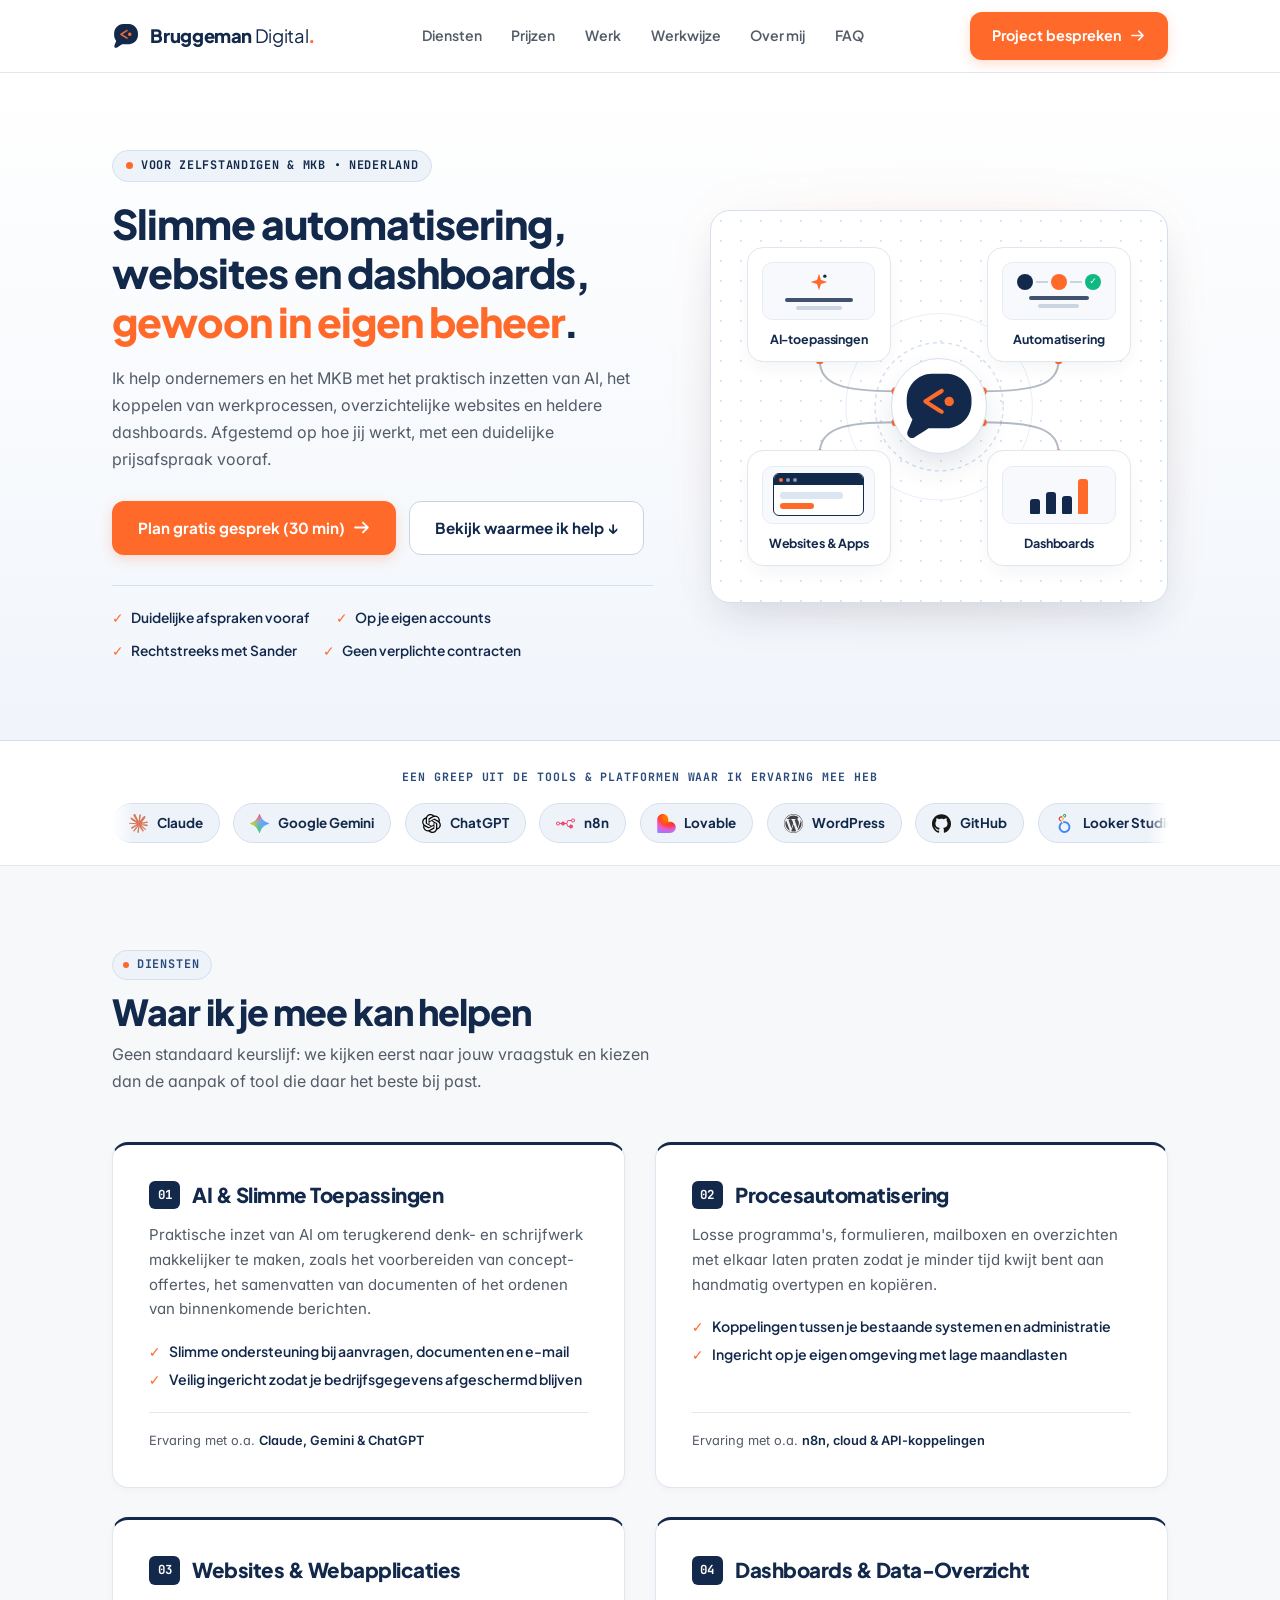
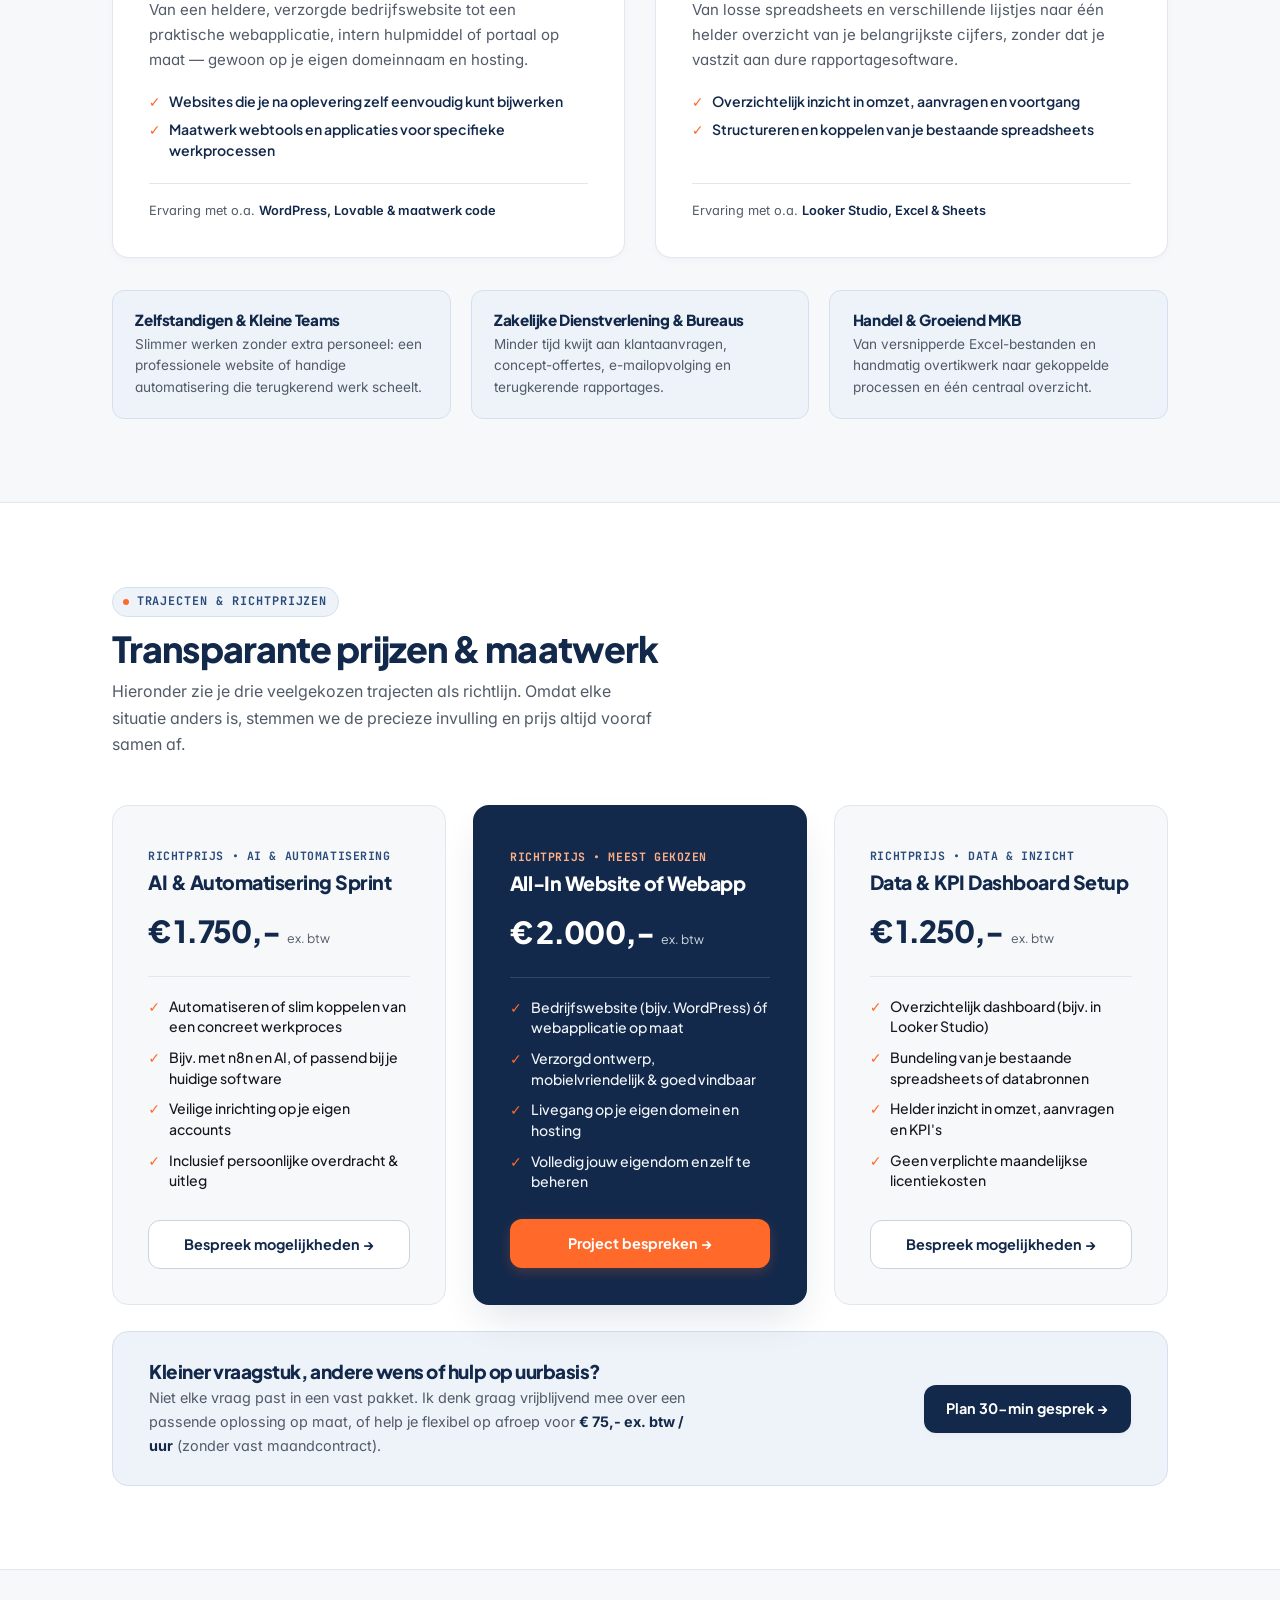
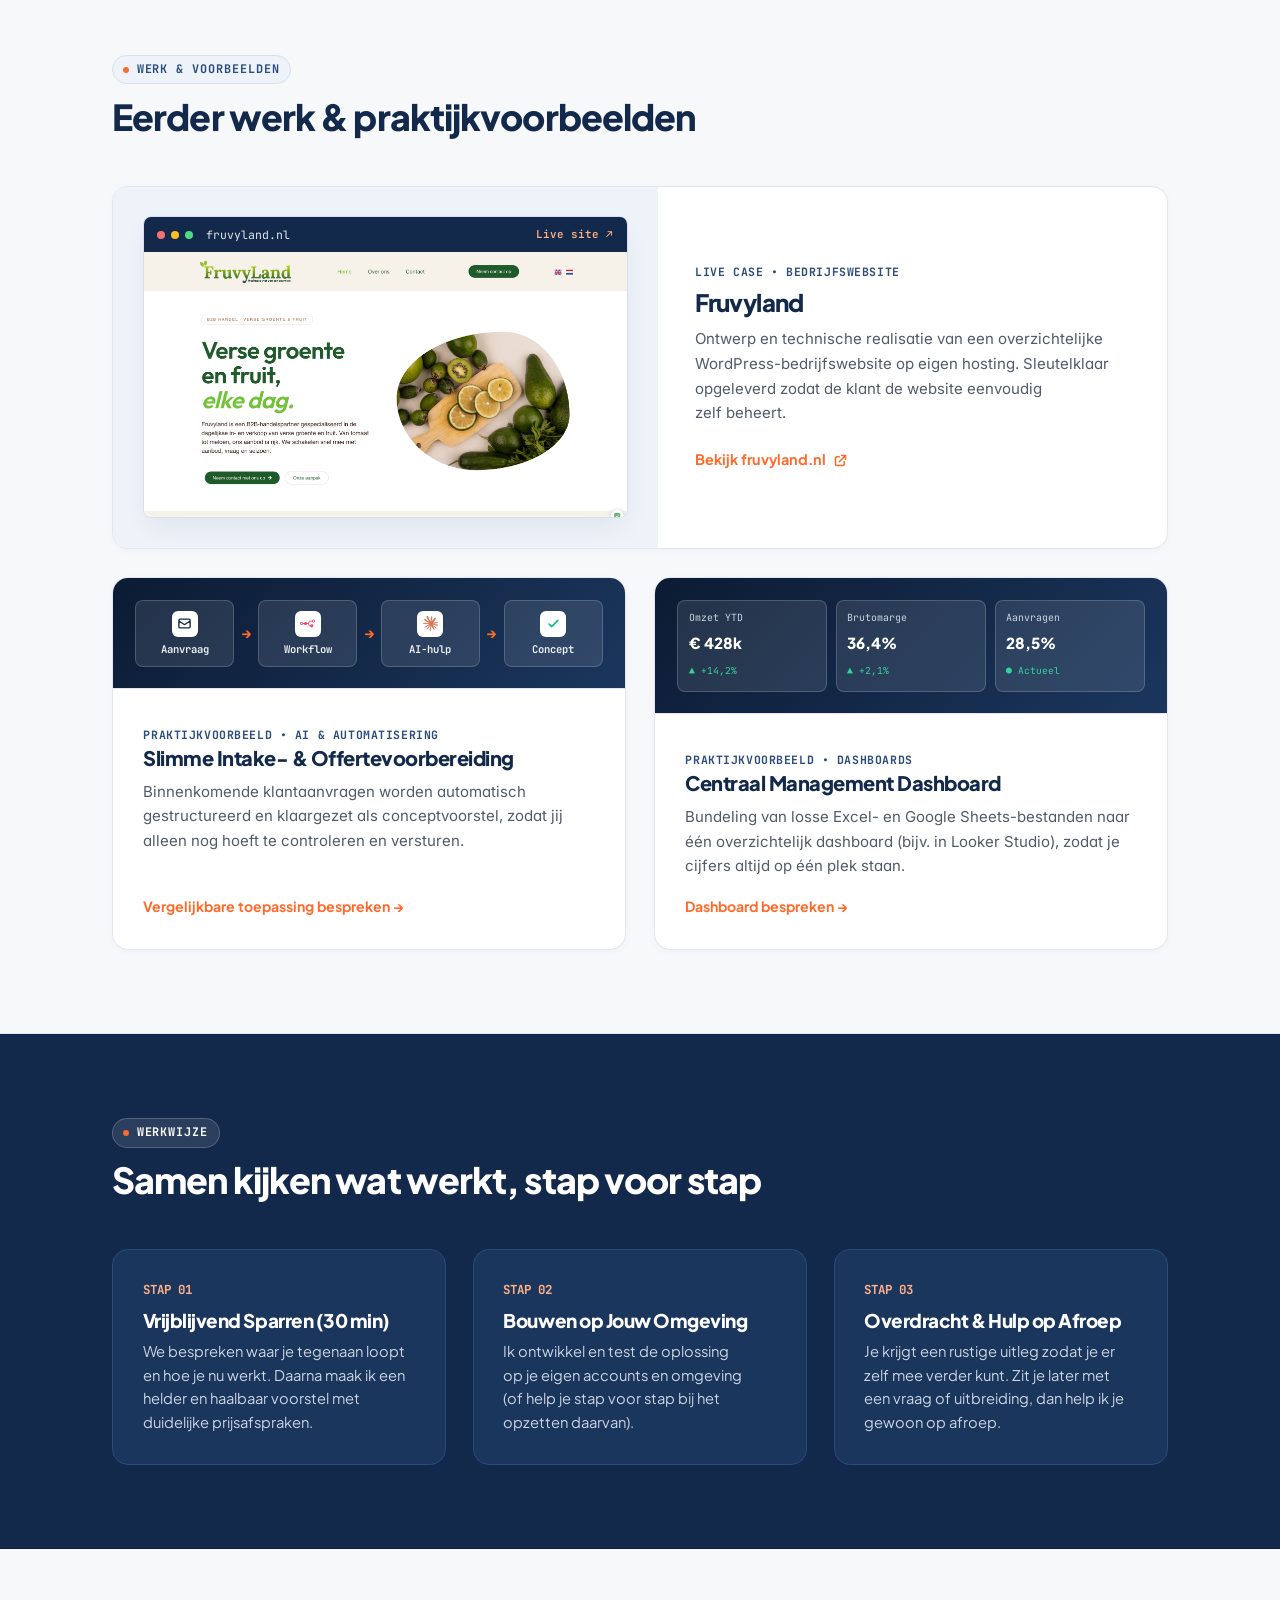
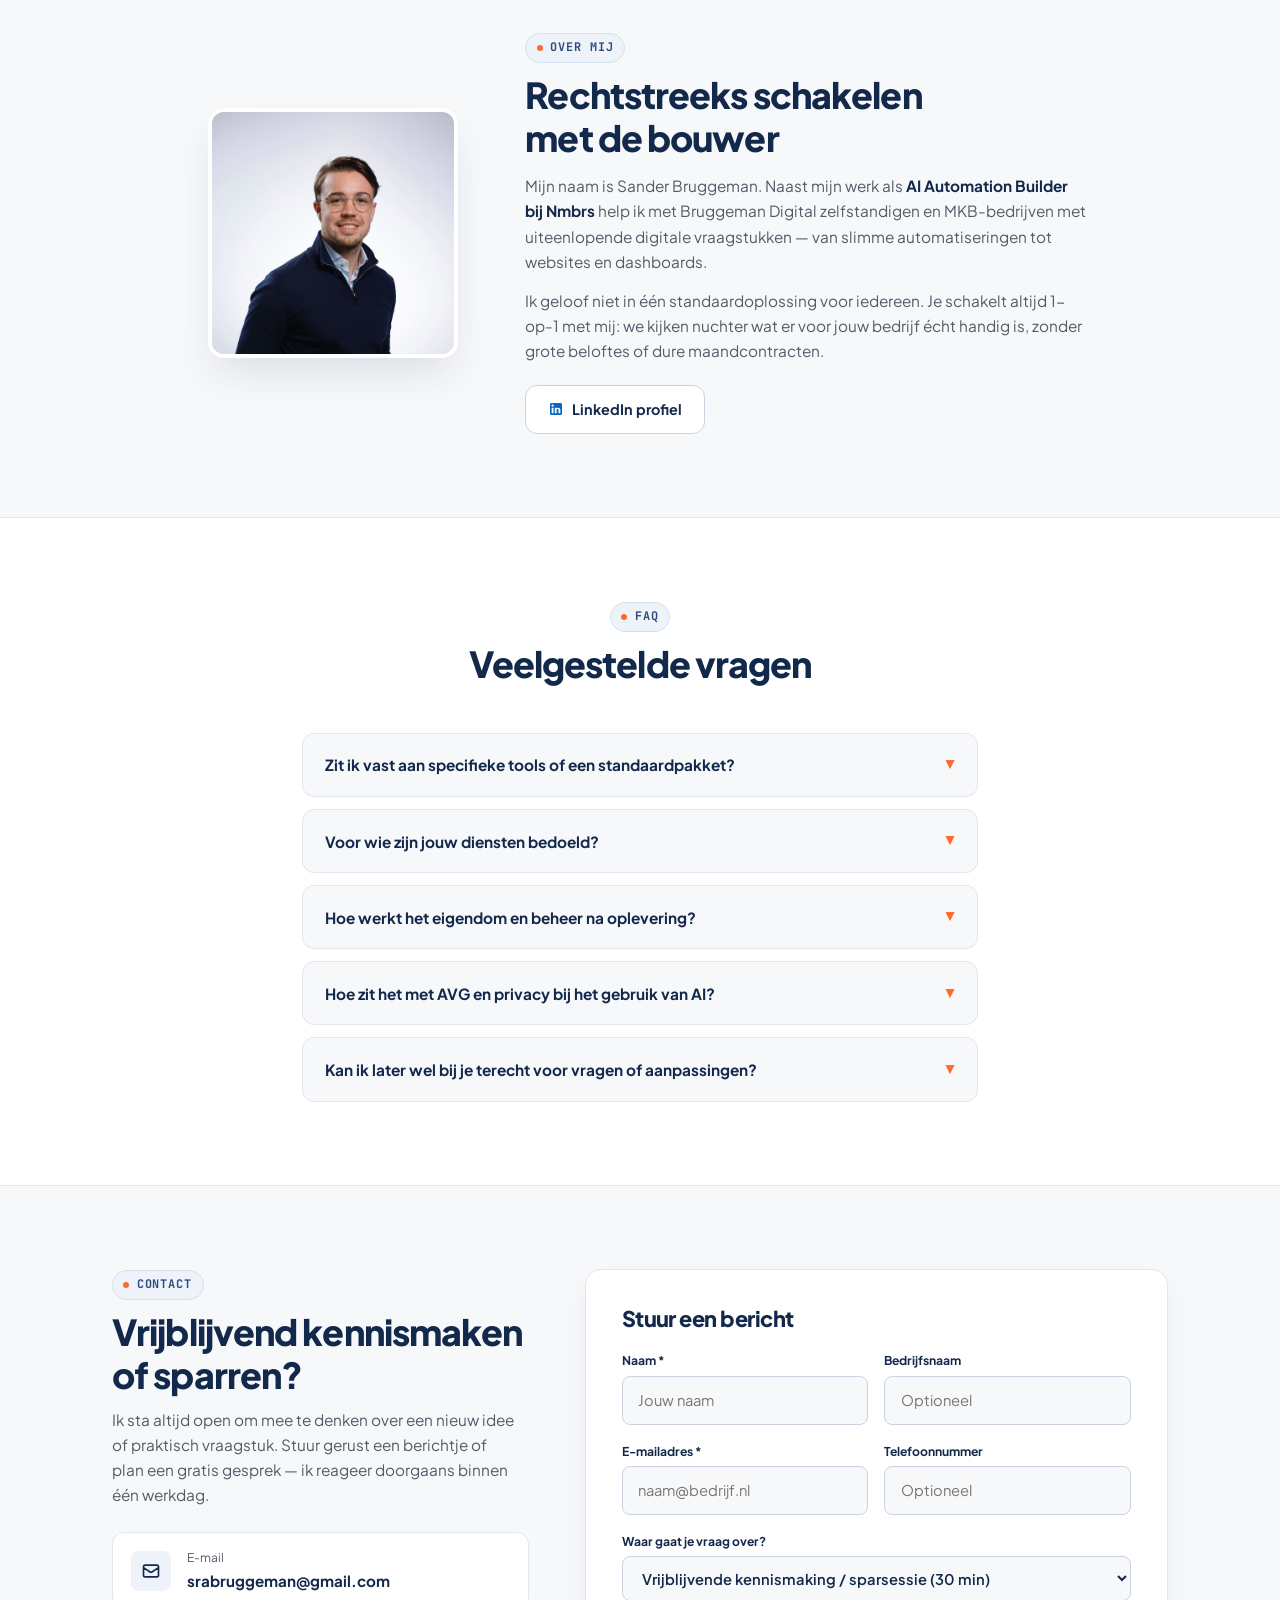
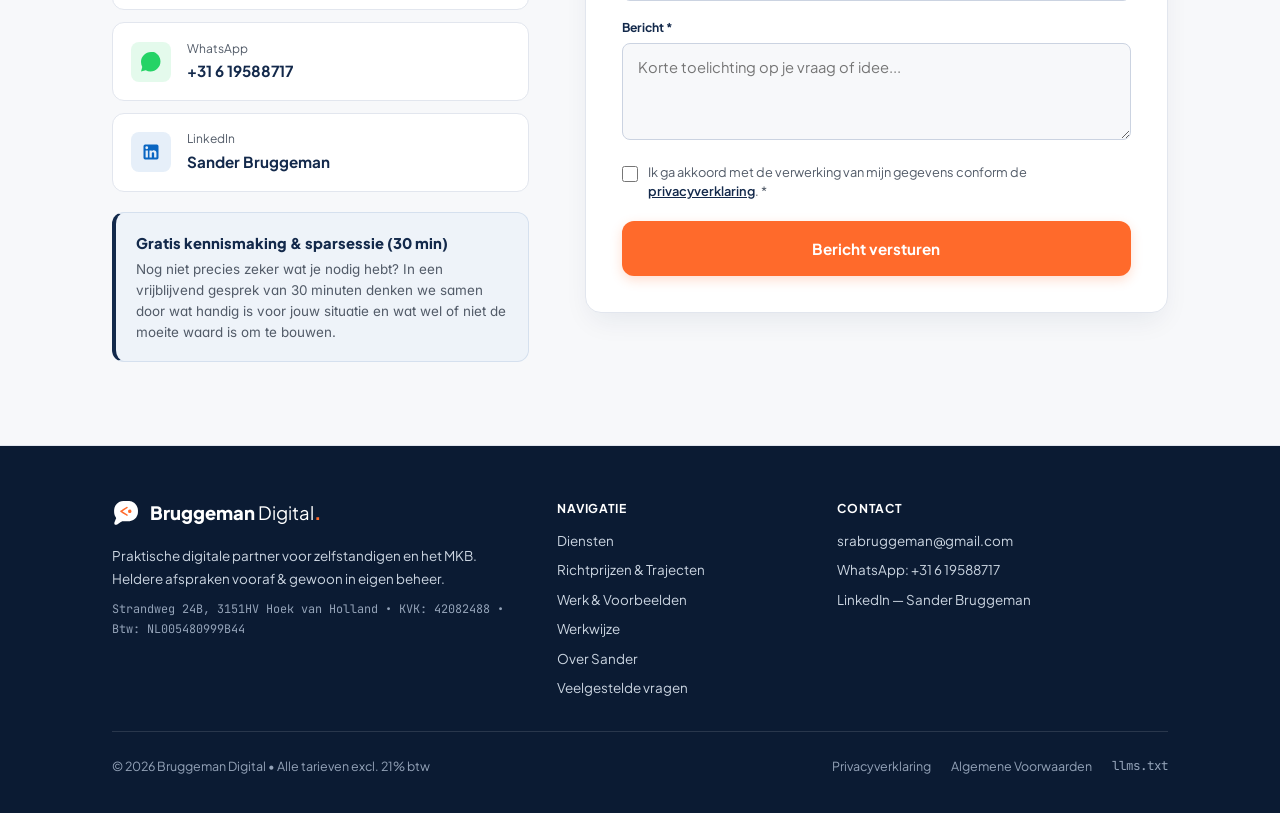
<file: index.html>
<!DOCTYPE html>
<html lang="nl">
<head>
  <meta charset="UTF-8" />
  <meta name="viewport" content="width=device-width, initial-scale=1.0" />

  <!-- Primary SEO & GEO Meta Tags -->
  <title>Bruggeman Digital | AI, Automatisering, Websites & Dashboards voor Ondernemers & MKB</title>
  <meta name="description" content="Praktische digitale oplossingen voor zelfstandigen en het MKB. Hulp bij AI-toepassingen, procesautomatisering (o.a. n8n), websites, webapps en dashboards. Duidelijke prijsafspraak vooraf & in eigen beheer." />
  <meta name="author" content="Sander Bruggeman - Bruggeman Digital" />
  <meta name="keywords" content="AI automatisering MKB, procesautomatisering zelfstandigen en MKB, n8n ervaring Nederland, WordPress website laten maken, Looker Studio dashboard, webapplicatie op maat, Digital Partner MKB Rotterdam, Amsterdam, Utrecht, Randstad, Bruggeman Digital" />
  <link rel="canonical" href="https://www.bruggemandigital.nl/" />

  <!-- Geo & Local Business Meta -->
  <meta name="geo.region" content="NL-ZH" />
  <meta name="geo.placename" content="Rotterdam, Randstad, Nederland" />

  <!-- Favicon & Touch Icons -->
  <link rel="icon" href="favicon.ico" sizes="32x32" />
  <link rel="icon" type="image/svg+xml" href="favicon.svg" />
  <link rel="icon" type="image/png" sizes="32x32" href="favicon-32x32.png" />
  <link rel="icon" type="image/png" sizes="16x16" href="favicon-16x16.png" />
  <link rel="apple-touch-icon" sizes="180x180" href="apple-touch-icon.png" />
  <link rel="manifest" href="site.webmanifest" />
  <meta name="theme-color" content="#13294B" />

  <!-- Open Graph / Social Sharing -->
  <meta property="og:type" content="website" />
  <meta property="og:url" content="https://www.bruggemandigital.nl/" />
  <meta property="og:title" content="Bruggeman Digital | AI, Automatisering, Websites & Dashboards" />
  <meta property="og:description" content="Praktische AI-toepassingen, automatiseringen, websites en dashboards voor zelfstandigen en het MKB. Heldere prijsafspraak vooraf, zonder verplichte maandcontracten." />
  <meta property="og:image" content="https://www.bruggemandigital.nl/assets/og-image.png" />
  <meta property="og:image:width" content="1200" />
  <meta property="og:image:height" content="630" />
  <meta property="og:locale" content="nl_NL" />
  <meta property="og:site_name" content="Bruggeman Digital" />

  <!-- Twitter Card -->
  <meta name="twitter:card" content="summary_large_image" />
  <meta name="twitter:url" content="https://www.bruggemandigital.nl/" />
  <meta name="twitter:title" content="Bruggeman Digital | Digital Partner voor Ondernemers & MKB" />
  <meta name="twitter:description" content="Praktische AI-automatisering, weboplossingen en dashboards. Heldere afspraken vooraf & gewoon in eigen beheer." />
  <meta name="twitter:image" content="https://www.bruggemandigital.nl/assets/og-image.png" />

  <!-- LLM Discovery Link -->
  <link rel="alternate" type="text/plain" href="https://www.bruggemandigital.nl/llms.txt" title="LLMs Context & Pricing Documentation" />

  <!-- Google Fonts: Plus Jakarta Sans, Inter & JetBrains Mono -->
  <link rel="preconnect" href="https://fonts.googleapis.com" />
  <link rel="preconnect" href="https://fonts.gstatic.com" crossorigin />
  <link href="https://fonts.googleapis.com/css2?family=Inter:wght@400;500;600;700&family=JetBrains+Mono:wght@500;600;700&family=Plus+Jakarta+Sans:wght@500;600;700;800&display=swap" rel="stylesheet" />

  <!-- Stylesheet -->
  <link rel="stylesheet" href="styles.css" />

  <!-- Rich JSON-LD Structured Data (@graph) for SEO & Generative Engine Optimization (GEO) -->
  <script type="application/ld+json">
  {
    "@context": "https://schema.org",
    "@graph": [
      {
        "@type": ["ProfessionalService", "LocalBusiness"],
        "@id": "https://www.bruggemandigital.nl/#organization",
        "name": "Bruggeman Digital",
        "alternateName": "Bruggeman Digital — Digital Partner voor Ondernemers & MKB",
        "url": "https://www.bruggemandigital.nl/",
        "logo": "https://www.bruggemandigital.nl/favicon.svg",
        "image": "https://www.bruggemandigital.nl/assets/sander-portrait.jpg",
        "description": "Digital Partner voor zelfstandigen en het MKB in Nederland. Ontwerp en bouw van praktische AI-toepassingen, procesautomatisering, websites, webapplicaties en dashboards. Ingericht op eigen accounts zonder verplichte maandabonnementen.",
        "founder": {
          "@id": "https://www.bruggemandigital.nl/#sander-bruggeman"
        },
        "priceRange": "€1250 - €2000",
        "currenciesAccepted": "EUR",
        "paymentAccepted": "Factuur, Bankoverschrijving",
        "email": "srabruggeman@gmail.com",
        "telephone": "+31619588717",
        "vatID": "NL005480999B44",
        "iso6523Code": "0106:42082488",
        "isicV4": "6201, 6202",
        "knowsLanguage": ["nl", "en"],
        "knowsAbout": [
          "AI-toepassingen & integraties",
          "Procesautomatisering",
          "Web development & webapplicaties",
          "Business dashboards & data-overzichten",
          "Claude AI",
          "Google Gemini",
          "ChatGPT / OpenAI",
          "n8n",
          "WordPress",
          "Lovable",
          "GitHub",
          "Google Looker Studio",
          "Microsoft Excel & Google Sheets",
          "Google Cloud & Microsoft Azure"
        ],
        "address": {
          "@type": "PostalAddress",
          "streetAddress": "Strandweg 24B",
          "postalCode": "3151HV",
          "addressLocality": "Hoek van Holland",
          "addressRegion": "Zuid-Holland",
          "addressCountry": "NL"
        },
        "areaServed": [
          { "@type": "City", "name": "Rotterdam" },
          { "@type": "City", "name": "Amsterdam" },
          { "@type": "City", "name": "Utrecht" },
          { "@type": "AdministrativeArea", "name": "Randstad" },
          { "@type": "Country", "name": "Nederland" }
        ],
        "hasOfferCatalog": {
          "@type": "OfferCatalog",
          "@id": "https://www.bruggemandigital.nl/#offercatalog",
          "name": "Richtprijzen, Projecttrajecten & Maatwerk",
          "itemListElement": [
            {
              "@type": "Offer",
              "name": "AI & Automatisering Sprint (richtprijs)",
              "description": "Het automatiseren of slim koppelen van een concreet werkproces (bijv. met AI of workflow-automatisering zoals n8n), ingericht op je eigen accounts inclusief overdracht.",
              "price": "1750.00",
              "priceCurrency": "EUR"
            },
            {
              "@type": "Offer",
              "name": "All-In Bedrijfswebsite of Webapp (richtprijs)",
              "description": "Compleet verzorgde bedrijfswebsite (bijv. in WordPress) of een webapplicatie op maat, mobielvriendelijk en opgeleverd op je eigen domein en hosting.",
              "price": "2000.00",
              "priceCurrency": "EUR"
            },
            {
              "@type": "Offer",
              "name": "Data & KPI Dashboard Setup (richtprijs)",
              "description": "Overzichtelijk dashboard (bijv. in Looker Studio) dat je bestaande spreadsheets of databronnen bundelt tot heldere stuurinformatie.",
              "price": "1250.00",
              "priceCurrency": "EUR"
            },
            {
              "@type": "Offer",
              "name": "Maatwerk & Flexibele Ondersteuning op Afroep",
              "description": "Prijsafspraak vooraf voor kleinere of grotere vraagstukken, of flexibele hulp op afroep tegen een uurtarief van € 75,- ex. btw zonder verplicht abonnement.",
              "price": "75.00",
              "priceCurrency": "EUR"
            }
          ]
        }
      },
      {
        "@type": "Person",
        "@id": "https://www.bruggemandigital.nl/#sander-bruggeman",
        "name": "Sander Bruggeman",
        "jobTitle": "AI Automation Builder & Oprichter Bruggeman Digital",
        "image": "https://www.bruggemandigital.nl/assets/sander-portrait.jpg",
        "url": "https://www.bruggemandigital.nl/",
        "worksFor": [
          { "@id": "https://www.bruggemandigital.nl/#organization" },
          { "@type": "Organization", "name": "Nmbrs" }
        ],
        "sameAs": [
          "https://www.linkedin.com/in/sander-bruggeman-415596197/"
        ],
        "knowsLanguage": ["nl", "en"]
      },
      {
        "@type": "FAQPage",
        "@id": "https://www.bruggemandigital.nl/#faq",
        "mainEntity": [
          {
            "@type": "Question",
            "name": "Zit ik vast aan specifieke software of een standaardpakket?",
            "acceptedAnswer": {
              "@type": "Answer",
              "text": "Nee. De genoemde tools (zoals n8n, WordPress of Looker Studio) zijn voorbeelden waar ik veel ervaring mee heb. We kijken altijd eerst naar jouw vraagstuk en de software die je al gebruikt, en kiezen samen een oplossing die daarbij past."
            }
          },
          {
            "@type": "Question",
            "name": "Hoe werkt het eigendom en beheer na oplevering?",
            "acceptedAnswer": {
              "@type": "Answer",
              "text": "Ik richt de oplossing in op jouw eigen accounts en domeinnaam (of help je bij het aanmaken daarvan). Na oplevering heb je zelf alle inloggegevens en beheerdersrechten."
            }
          },
          {
            "@type": "Question",
            "name": "Waarom werk je zonder verplichte maandelijkse onderhoudsabonnementen?",
            "acceptedAnswer": {
              "@type": "Answer",
              "text": "Voor de meeste zelfstandigen en MKB-bedrijven is een vast maandelijks bureaucontract helemaal niet nodig. Je betaalt voor het bouwen en opleveren, en schakelt mij daarna alleen in wanneer je echt iets wilt aanpassen of uitbreiden."
            }
          },
          {
            "@type": "Question",
            "name": "Hoe zit het met privacy bij het gebruik van AI?",
            "acceptedAnswer": {
              "@type": "Answer",
              "text": "Wanneer we AI koppelen aan bedrijfsprocessen, gebruiken we zakelijke API-omgevingen zodat je gegevens netjes afgeschermd blijven en niet worden gebruikt om openbare modellen te trainen."
            }
          },
          {
            "@type": "Question",
            "name": "Kan ik je ook inschakelen voor een kleiner vraagstuk of aanpassing achteraf?",
            "acceptedAnswer": {
              "@type": "Answer",
              "text": "Zeker. Niet elke vraag past in een vast pakket. We kunnen vooraf een passende prijs afspreken, of ik help je flexibel op uurtarief (€ 75,- ex. btw per uur)."
            }
          }
        ]
      }
    ]
  }
  </script>
</head>
<body id="top">

  <!-- ================= 1. HEADER / NAVIGATIE ================= -->
  <header class="site-header">
    <div class="container nav-inner">
      <a href="#top" class="header-brand" aria-label="Bruggeman Digital">
        <img src="assets/brand-mark-header.svg" alt="" width="28" height="28" />
        <span>Bruggeman <span style="font-weight: 400;">Digital</span><span style="color: var(--orange);">.</span></span>
      </a>

      <nav class="nav-links" aria-label="Hoofdnavigatie">
        <a href="#diensten" class="nav-link">Diensten</a>
        <a href="#prijzen" class="nav-link">Prijzen</a>
        <a href="#werk" class="nav-link">Werk</a>
        <a href="#werkwijze" class="nav-link">Werkwijze</a>
        <a href="#over-mij" class="nav-link">Over mij</a>
        <a href="#faq" class="nav-link">FAQ</a>
      </nav>

      <div class="nav-actions">
        <a href="#contact" class="btn btn--orange">
          <span>Project bespreken</span>
          <svg width="15" height="15" fill="none" stroke="currentColor" viewBox="0 0 24 24" aria-hidden="true"><path stroke-linecap="round" stroke-linejoin="round" stroke-width="2.5" d="M14 5l7 7m0 0l-7 7m7-7H3"/></svg>
        </a>
      </div>

      <button id="mobile-menu-btn" aria-label="Menu openen" aria-expanded="false" aria-controls="mobile-menu" class="mobile-menu-toggle">
        <svg width="24" height="24" fill="none" stroke="currentColor" viewBox="0 0 24 24" aria-hidden="true">
          <path stroke-linecap="round" stroke-linejoin="round" stroke-width="2" d="M4 6h16M4 12h16M4 18h16"/>
        </svg>
      </button>
    </div>

    <div id="mobile-menu" class="mobile-nav">
      <div class="container">
        <nav class="mobile-nav-list" aria-label="Mobiele navigatie">
          <a href="#diensten" class="mobile-nav-link">Diensten</a>
          <a href="#prijzen" class="mobile-nav-link">Richtprijzen &amp; Trajecten</a>
          <a href="#werk" class="mobile-nav-link">Werk &amp; Voorbeelden</a>
          <a href="#werkwijze" class="mobile-nav-link">Werkwijze</a>
          <a href="#over-mij" class="mobile-nav-link">Over mij</a>
          <a href="#faq" class="mobile-nav-link">FAQ</a>
          <a href="#contact" class="btn btn--orange" style="width: 100%; margin-top: 0.5rem;">
            <span>Project bespreken</span>
          </a>
        </nav>
      </div>
    </div>
  </header>

  <main>
    <!-- ================= 2. HERO SECTIE ================= -->
    <section class="hero">
      <div class="container">
        <div class="hero-grid">

          <!-- Linker Kolom -->
          <div>
            <div class="hero-eyebrow">
              <span class="hero-eyebrow-dot" aria-hidden="true"></span>
              <span>Voor zelfstandigen &amp; MKB • Nederland</span>
            </div>

            <h1 class="hero-title">
              Slimme automatisering, websites en dashboards, <span class="hero-highlight">gewoon in eigen beheer</span>.
            </h1>

            <p class="hero-lead">
              Ik help ondernemers en het MKB met het praktisch inzetten van AI, het koppelen van werkprocessen, overzichtelijke websites en heldere dashboards. Afgestemd op hoe jij werkt, met een duidelijke prijsafspraak vooraf.
            </p>

            <div class="hero-ctas">
              <a href="#contact" class="btn btn--orange btn--lg">
                <span>Plan gratis gesprek (30 min)</span>
                <svg width="17" height="17" fill="none" stroke="currentColor" viewBox="0 0 24 24" aria-hidden="true"><path stroke-linecap="round" stroke-linejoin="round" stroke-width="2.5" d="M14 5l7 7m0 0l-7 7m7-7H3"/></svg>
              </a>
              <a href="#diensten" class="btn btn--surface btn--lg">
                <span>Bekijk waarmee ik help ↓</span>
              </a>
            </div>

            <div class="hero-checks">
              <span class="hero-check-item"><span class="hero-check-icon">✓</span> Duidelijke afspraken vooraf</span>
              <span class="hero-check-item"><span class="hero-check-icon">✓</span> Op je eigen accounts</span>
              <span class="hero-check-item"><span class="hero-check-icon">✓</span> Rechtstreeks met Sander</span>
              <span class="hero-check-item"><span class="hero-check-icon">✓</span> Geen verplichte contracten</span>
            </div>
          </div>

          <!-- Rechter Kolom: Rustige, visuele hub-illustratie (100% vector, zonder tekst-drukte) -->
          <div class="hero-visual-wrap">
            <div class="hero-visual-backdrop"></div>
            <div class="hero-hub-card" aria-label="Visueel overzicht: AI, Automatisering, Websites en Dashboards verbonden">

              <!-- Verbindingslijnen (SVG) op de achtergrond -->
              <svg class="hero-hub-lines" viewBox="0 0 470 392" fill="none" xmlns="http://www.w3.org/2000/svg" aria-hidden="true">
                <!-- Subtiele cirkels rond het midden -->
                <circle cx="235" cy="196" r="66" stroke="#D5E0F0" stroke-width="1.5" stroke-dasharray="4 4" />
                <circle cx="235" cy="196" r="96" stroke="#E6EEF8" stroke-width="1" />

                <!-- Vloeiende verbindingslijnen vanuit het midden naar de 4 kaarten -->
                <path d="M 190 180 C 138 180, 112 174, 112 148" stroke="#13294B" stroke-width="2" stroke-linecap="round" opacity="0.32" />
                <path d="M 280 180 C 332 180, 358 174, 358 148" stroke="#13294B" stroke-width="2" stroke-linecap="round" opacity="0.32" />
                <path d="M 190 212 C 138 212, 112 218, 112 244" stroke="#13294B" stroke-width="2" stroke-linecap="round" opacity="0.32" />
                <path d="M 280 212 C 332 212, 358 218, 358 244" stroke="#13294B" stroke-width="2" stroke-linecap="round" opacity="0.32" />

                <!-- Oranje verbindingspunten -->
                <circle cx="190" cy="180" r="4" fill="#FF6A2B" />
                <circle cx="112" cy="148" r="4" fill="#FF6A2B" />

                <circle cx="280" cy="180" r="4" fill="#FF6A2B" />
                <circle cx="358" cy="148" r="4" fill="#FF6A2B" />

                <circle cx="190" cy="212" r="4" fill="#FF6A2B" />
                <circle cx="112" cy="244" r="4" fill="#FF6A2B" />

                <circle cx="280" cy="212" r="4" fill="#FF6A2B" />
                <circle cx="358" cy="244" r="4" fill="#FF6A2B" />
              </svg>

              <!-- 2x2 Grid van rustige visuele kaarten -->
              <div class="hero-hub-grid">

                <!-- 1. AI & Slimme Hulp -->
                <div class="hh-node">
                  <div class="hh-graphic hh-graphic--ai" aria-hidden="true">
                    <div class="hh-ai-sparkle">
                      <svg width="24" height="24" viewBox="0 0 24 24" fill="none">
                        <path d="M12 2L14.4 9.6L22 12L14.4 14.4L12 22L9.6 14.4L2 12L9.6 9.6L12 2Z" fill="#FF6A2B"/>
                        <circle cx="19" cy="5" r="2" fill="#13294B"/>
                      </svg>
                    </div>
                    <div class="hh-mini-lines">
                      <span class="w-80"></span>
                      <span class="w-55"></span>
                    </div>
                  </div>
                  <span class="hh-label">AI-toepassingen</span>
                </div>

                <!-- 2. Automatisering -->
                <div class="hh-node">
                  <div class="hh-graphic hh-graphic--flow" aria-hidden="true">
                    <div class="hh-flow-nodes">
                      <span class="hh-dot hh-dot--navy"></span>
                      <span class="hh-line"></span>
                      <span class="hh-dot hh-dot--orange"></span>
                      <span class="hh-line"></span>
                      <span class="hh-dot hh-dot--green">✓</span>
                    </div>
                    <div class="hh-mini-lines">
                      <span class="w-70"></span>
                      <span class="w-45"></span>
                    </div>
                  </div>
                  <span class="hh-label">Automatisering</span>
                </div>

                <!-- 3. Websites & Apps -->
                <div class="hh-node">
                  <div class="hh-graphic hh-graphic--web" aria-hidden="true">
                    <div class="hh-browser">
                      <div class="hh-browser-top">
                        <i></i><i></i><i></i>
                      </div>
                      <div class="hh-browser-body">
                        <div class="hh-browser-hero"></div>
                        <div class="hh-browser-btn"></div>
                      </div>
                    </div>
                  </div>
                  <span class="hh-label">Websites &amp; Apps</span>
                </div>

                <!-- 4. Dashboards & Inzicht -->
                <div class="hh-node">
                  <div class="hh-graphic hh-graphic--chart" aria-hidden="true">
                    <div class="hh-bars">
                      <span style="height: 38%"></span>
                      <span style="height: 58%"></span>
                      <span style="height: 48%"></span>
                      <span class="hh-bar-accent" style="height: 92%"></span>
                    </div>
                  </div>
                  <span class="hh-label">Dashboards</span>
                </div>

              </div>

              <!-- Centraal Bruggeman Digital Icoon -->
              <div class="hero-hub-center" aria-hidden="true">
                <img src="assets/brand-mark-header.svg" alt="" width="76" height="76" />
              </div>

            </div>
          </div>

        </div>
      </div>
    </section>

    <!-- ================= 3. TECH STACK CAROUSEL ================= -->
    <section class="tech-section" aria-label="Voorbeelden van tools waar ik ervaring mee heb">
      <div class="container">
        <div class="tech-carousel-header">
          <span class="tech-label">Een greep uit de tools &amp; platformen waar ik ervaring mee heb</span>
        </div>

        <div class="tech-carousel-viewport">
          <div class="tech-carousel-track">
            <!-- Set 1 -->
            <div class="tech-pill">
              <img src="assets/logos/claude.svg" alt="Claude" class="tech-logo" width="19" height="19" />
              <span class="tech-name">Claude</span>
            </div>
            <div class="tech-pill">
              <img src="assets/logos/gemini.svg" alt="Google Gemini" class="tech-logo" width="19" height="19" />
              <span class="tech-name">Google Gemini</span>
            </div>
            <div class="tech-pill">
              <img src="assets/logos/chatgpt.svg" alt="ChatGPT" class="tech-logo" width="19" height="19" />
              <span class="tech-name">ChatGPT</span>
            </div>
            <div class="tech-pill">
              <img src="assets/logos/n8n.svg" alt="n8n" class="tech-logo" width="19" height="19" />
              <span class="tech-name">n8n</span>
            </div>
            <div class="tech-pill">
              <img src="assets/logos/lovable.svg" alt="Lovable" class="tech-logo" width="19" height="19" />
              <span class="tech-name">Lovable</span>
            </div>
            <div class="tech-pill">
              <img src="assets/logos/wordpress.svg" alt="WordPress" class="tech-logo" width="19" height="19" />
              <span class="tech-name">WordPress</span>
            </div>
            <div class="tech-pill">
              <img src="assets/logos/github.svg" alt="GitHub" class="tech-logo" width="19" height="19" />
              <span class="tech-name">GitHub</span>
            </div>
            <div class="tech-pill">
              <img src="assets/logos/looker.svg" alt="Looker Studio" class="tech-logo" width="19" height="19" />
              <span class="tech-name">Looker Studio</span>
            </div>
            <div class="tech-pill">
              <img src="assets/logos/sheets.svg" alt="Google Sheets" class="tech-logo" width="19" height="19" />
              <span class="tech-name">Google Sheets</span>
            </div>
            <div class="tech-pill">
              <img src="assets/logos/excel.svg" alt="Microsoft Excel" class="tech-logo" width="19" height="19" />
              <span class="tech-name">Excel</span>
            </div>
            <div class="tech-pill">
              <img src="assets/logos/google-cloud.svg" alt="Google Cloud" class="tech-logo" width="19" height="19" />
              <span class="tech-name">Google Cloud</span>
            </div>
            <div class="tech-pill">
              <img src="assets/logos/azure.svg" alt="Microsoft Azure" class="tech-logo" width="19" height="19" />
              <span class="tech-name">Azure</span>
            </div>

            <!-- Set 2 (Duplicate for seamless infinite loop) -->
            <div class="tech-pill" aria-hidden="true">
              <img src="assets/logos/claude.svg" alt="" class="tech-logo" width="19" height="19" />
              <span class="tech-name">Claude</span>
            </div>
            <div class="tech-pill" aria-hidden="true">
              <img src="assets/logos/gemini.svg" alt="" class="tech-logo" width="19" height="19" />
              <span class="tech-name">Google Gemini</span>
            </div>
            <div class="tech-pill" aria-hidden="true">
              <img src="assets/logos/chatgpt.svg" alt="" class="tech-logo" width="19" height="19" />
              <span class="tech-name">ChatGPT</span>
            </div>
            <div class="tech-pill" aria-hidden="true">
              <img src="assets/logos/n8n.svg" alt="" class="tech-logo" width="19" height="19" />
              <span class="tech-name">n8n</span>
            </div>
            <div class="tech-pill" aria-hidden="true">
              <img src="assets/logos/lovable.svg" alt="" class="tech-logo" width="19" height="19" />
              <span class="tech-name">Lovable</span>
            </div>
            <div class="tech-pill" aria-hidden="true">
              <img src="assets/logos/wordpress.svg" alt="" class="tech-logo" width="19" height="19" />
              <span class="tech-name">WordPress</span>
            </div>
            <div class="tech-pill" aria-hidden="true">
              <img src="assets/logos/github.svg" alt="" class="tech-logo" width="19" height="19" />
              <span class="tech-name">GitHub</span>
            </div>
            <div class="tech-pill" aria-hidden="true">
              <img src="assets/logos/looker.svg" alt="" class="tech-logo" width="19" height="19" />
              <span class="tech-name">Looker Studio</span>
            </div>
            <div class="tech-pill" aria-hidden="true">
              <img src="assets/logos/sheets.svg" alt="" class="tech-logo" width="19" height="19" />
              <span class="tech-name">Google Sheets</span>
            </div>
            <div class="tech-pill" aria-hidden="true">
              <img src="assets/logos/excel.svg" alt="" class="tech-logo" width="19" height="19" />
              <span class="tech-name">Excel</span>
            </div>
            <div class="tech-pill" aria-hidden="true">
              <img src="assets/logos/google-cloud.svg" alt="" class="tech-logo" width="19" height="19" />
              <span class="tech-name">Google Cloud</span>
            </div>
            <div class="tech-pill" aria-hidden="true">
              <img src="assets/logos/azure.svg" alt="" class="tech-logo" width="19" height="19" />
              <span class="tech-name">Azure</span>
            </div>
          </div>
        </div>
      </div>
    </section>

    <!-- ================= 4. DE 4 PIJLERS ================= -->
    <section id="diensten" class="section">
      <div class="container">
        <div class="section-header">
          <span class="section-label">Diensten</span>
          <h2 class="section-title">Waar ik je mee kan helpen</h2>
          <p class="section-subtitle">
            Geen standaard keurslijf: we kijken eerst naar jouw vraagstuk en kiezen dan de aanpak of tool die daar het beste bij past.
          </p>
        </div>

        <div class="pillars-grid">
          <!-- PIJLER 01 -->
          <article class="pillar-card">
            <div>
              <div class="pillar-header">
                <span class="pillar-num">01</span>
                <h3 class="pillar-title">AI &amp; Slimme Toepassingen</h3>
              </div>
              <p class="pillar-desc">
                Praktische inzet van AI om terugkerend denk- en schrijfwerk makkelijker te maken, zoals het voorbereiden van concept-offertes, het samenvatten van documenten of het ordenen van binnenkomende berichten.
              </p>
              <ul class="pillar-list">
                <li class="pillar-list-item">
                  <span class="pillar-check">✓</span>
                  <span>Slimme ondersteuning bij aanvragen, documenten en e-mail</span>
                </li>
                <li class="pillar-list-item">
                  <span class="pillar-check">✓</span>
                  <span>Veilig ingericht zodat je bedrijfsgegevens afgeschermd blijven</span>
                </li>
              </ul>
            </div>

            <div class="pillar-footer">
              <span class="pillar-exp-note">Ervaring met o.a. <strong>Claude, Gemini &amp; ChatGPT</strong></span>
            </div>
          </article>

          <!-- PIJLER 02 -->
          <article class="pillar-card">
            <div>
              <div class="pillar-header">
                <span class="pillar-num">02</span>
                <h3 class="pillar-title">Procesautomatisering</h3>
              </div>
              <p class="pillar-desc">
                Losse programma's, formulieren, mailboxen en overzichten met elkaar laten praten zodat je minder tijd kwijt bent aan handmatig overtypen en kopiëren.
              </p>
              <ul class="pillar-list">
                <li class="pillar-list-item">
                  <span class="pillar-check">✓</span>
                  <span>Koppelingen tussen je bestaande systemen en administratie</span>
                </li>
                <li class="pillar-list-item">
                  <span class="pillar-check">✓</span>
                  <span>Ingericht op je eigen omgeving met lage maandlasten</span>
                </li>
              </ul>
            </div>

            <div class="pillar-footer">
              <span class="pillar-exp-note">Ervaring met o.a. <strong>n8n, cloud &amp; API-koppelingen</strong></span>
            </div>
          </article>

          <!-- PIJLER 03 -->
          <article class="pillar-card">
            <div>
              <div class="pillar-header">
                <span class="pillar-num">03</span>
                <h3 class="pillar-title">Websites &amp; Webapplicaties</h3>
              </div>
              <p class="pillar-desc">
                Van een heldere, verzorgde bedrijfswebsite tot een praktische webapplicatie, intern hulpmiddel of portaal op maat — gewoon op je eigen domeinnaam en hosting.
              </p>
              <ul class="pillar-list">
                <li class="pillar-list-item">
                  <span class="pillar-check">✓</span>
                  <span>Websites die je na oplevering zelf eenvoudig kunt bijwerken</span>
                </li>
                <li class="pillar-list-item">
                  <span class="pillar-check">✓</span>
                  <span>Maatwerk webtools en applicaties voor specifieke werkprocessen</span>
                </li>
              </ul>
            </div>

            <div class="pillar-footer">
              <span class="pillar-exp-note">Ervaring met o.a. <strong>WordPress, Lovable &amp; maatwerk code</strong></span>
            </div>
          </article>

          <!-- PIJLER 04 -->
          <article class="pillar-card">
            <div>
              <div class="pillar-header">
                <span class="pillar-num">04</span>
                <h3 class="pillar-title">Dashboards &amp; Data-Overzicht</h3>
              </div>
              <p class="pillar-desc">
                Van losse spreadsheets en verschillende lijstjes naar één helder overzicht van je belangrijkste cijfers, zonder dat je vastzit aan dure rapportagesoftware.
              </p>
              <ul class="pillar-list">
                <li class="pillar-list-item">
                  <span class="pillar-check">✓</span>
                  <span>Overzichtelijk inzicht in omzet, aanvragen en voortgang</span>
                </li>
                <li class="pillar-list-item">
                  <span class="pillar-check">✓</span>
                  <span>Structureren en koppelen van je bestaande spreadsheets</span>
                </li>
              </ul>
            </div>

            <div class="pillar-footer">
              <span class="pillar-exp-note">Ervaring met o.a. <strong>Looker Studio, Excel &amp; Sheets</strong></span>
            </div>
          </article>
        </div>

        <!-- 3 Herkenbare Situaties -->
        <div class="mkb-profiles-grid">
          <div class="mkb-profile-card">
            <h3 class="mkb-profile-title">Zelfstandigen &amp; Kleine Teams</h3>
            <p class="mkb-profile-desc">
              Slimmer werken zonder extra personeel: een professionele website of handige automatisering die terugkerend werk scheelt.
            </p>
          </div>
          <div class="mkb-profile-card">
            <h3 class="mkb-profile-title">Zakelijke Dienstverlening &amp; Bureaus</h3>
            <p class="mkb-profile-desc">
              Minder tijd kwijt aan klantaanvragen, concept-offertes, e-mailopvolging en terugkerende rapportages.
            </p>
          </div>
          <div class="mkb-profile-card">
            <h3 class="mkb-profile-title">Handel &amp; Groeiend MKB</h3>
            <p class="mkb-profile-desc">
              Van versnipperde Excel-bestanden en handmatig overtikwerk naar gekoppelde processen en één centraal overzicht.
            </p>
          </div>
        </div>
      </div>
    </section>

    <!-- ================= 5. INVESTERING & RICHTPRIJZEN ================= -->
    <section id="prijzen" class="section section--surface">
      <div class="container">
        <div class="section-header">
          <span class="section-label">Trajecten &amp; Richtprijzen</span>
          <h2 class="section-title">Transparante prijzen &amp; maatwerk</h2>
          <p class="section-subtitle">
            Hieronder zie je drie veelgekozen trajecten als richtlijn. Omdat elke situatie anders is, stemmen we de precieze invulling en prijs altijd vooraf samen af.
          </p>
        </div>

        <div class="pricing-grid">
          <!-- PAKKET 1 -->
          <article class="price-card">
            <div>
              <div class="price-header">
                <span class="price-eyebrow">Richtprijs • AI &amp; Automatisering</span>
                <h3 class="price-title">AI &amp; Automatisering Sprint</h3>
                <div class="price-amount-wrap">
                  <span class="price-amount">€ 1.750,-</span>
                  <span class="price-vat">ex. btw</span>
                </div>
              </div>

              <ul class="price-list">
                <li class="price-list-item">
                  <span class="pillar-check">✓</span>
                  <span>Automatiseren of slim koppelen van een concreet werkproces</span>
                </li>
                <li class="price-list-item">
                  <span class="pillar-check">✓</span>
                  <span>Bijv. met n8n en AI, of passend bij je huidige software</span>
                </li>
                <li class="price-list-item">
                  <span class="pillar-check">✓</span>
                  <span>Veilige inrichting op je eigen accounts</span>
                </li>
                <li class="price-list-item">
                  <span class="pillar-check">✓</span>
                  <span>Inclusief persoonlijke overdracht &amp; uitleg</span>
                </li>
              </ul>
            </div>

            <a href="#contact" data-package-select="AI & Automatisering Sprint (richtprijs € 1.750,-)" class="btn btn--surface" style="width: 100%;">
              <span>Bespreek mogelijkheden →</span>
            </a>
          </article>

          <!-- PAKKET 2 (Featured in Deep Navy) -->
          <article class="price-card price-card--featured">
            <div>
              <div class="price-header">
                <span class="price-eyebrow price-eyebrow--featured">Richtprijs • Meest Gekozen</span>
                <h3 class="price-title">All-In Website of Webapp</h3>
                <div class="price-amount-wrap">
                  <span class="price-amount">€ 2.000,-</span>
                  <span class="price-vat">ex. btw</span>
                </div>
              </div>

              <ul class="price-list">
                <li class="price-list-item">
                  <span class="pillar-check">✓</span>
                  <span>Bedrijfswebsite (bijv. WordPress) óf webapplicatie op maat</span>
                </li>
                <li class="price-list-item">
                  <span class="pillar-check">✓</span>
                  <span>Verzorgd ontwerp, mobielvriendelijk &amp; goed vindbaar</span>
                </li>
                <li class="price-list-item">
                  <span class="pillar-check">✓</span>
                  <span>Livegang op je eigen domein en hosting</span>
                </li>
                <li class="price-list-item">
                  <span class="pillar-check">✓</span>
                  <span>Volledig jouw eigendom en zelf te beheren</span>
                </li>
              </ul>
            </div>

            <a href="#contact" data-package-select="All-In Bedrijfswebsite / Webapp (richtprijs € 2.000,-)" class="btn btn--orange" style="width: 100%;">
              <span>Project bespreken →</span>
            </a>
          </article>

          <!-- PAKKET 3 -->
          <article class="price-card">
            <div>
              <div class="price-header">
                <span class="price-eyebrow">Richtprijs • Data &amp; Inzicht</span>
                <h3 class="price-title">Data &amp; KPI Dashboard Setup</h3>
                <div class="price-amount-wrap">
                  <span class="price-amount">€ 1.250,-</span>
                  <span class="price-vat">ex. btw</span>
                </div>
              </div>

              <ul class="price-list">
                <li class="price-list-item">
                  <span class="pillar-check">✓</span>
                  <span>Overzichtelijk dashboard (bijv. in Looker Studio)</span>
                </li>
                <li class="price-list-item">
                  <span class="pillar-check">✓</span>
                  <span>Bundeling van je bestaande spreadsheets of databronnen</span>
                </li>
                <li class="price-list-item">
                  <span class="pillar-check">✓</span>
                  <span>Helder inzicht in omzet, aanvragen en KPI's</span>
                </li>
                <li class="price-list-item">
                  <span class="pillar-check">✓</span>
                  <span>Geen verplichte maandelijkse licentiekosten</span>
                </li>
              </ul>
            </div>

            <a href="#contact" data-package-select="Data & KPI Dashboard Setup (richtprijs € 1.250,-)" class="btn btn--surface" style="width: 100%;">
              <span>Bespreek mogelijkheden →</span>
            </a>
          </article>
        </div>

        <!-- Soft Blue Maatwerk & Flexibele Hulplijn Banner -->
        <div class="custom-quote-banner">
          <div>
            <h3 class="custom-quote-title">Kleiner vraagstuk, andere wens of hulp op uurbasis?</h3>
            <p class="custom-quote-desc">
              Niet elke vraag past in een vast pakket. Ik denk graag vrijblijvend mee over een passende oplossing op maat, of help je flexibel op afroep voor <strong style="color: var(--navy);">€ 75,- ex. btw / uur</strong> (zonder vast maandcontract).
            </p>
          </div>
          <a href="#contact" data-package-select="Vrijblijvende kennismaking / sparsessie (30 min)" class="btn btn--navy" style="flex-shrink: 0;">
            <span>Plan 30-min gesprek →</span>
          </a>
        </div>
      </div>
    </section>

    <!-- ================= 6. WERK & PRAKTIJKVOORBEELDEN ================= -->
    <section id="werk" class="section">
      <div class="container">
        <div class="section-header">
          <span class="section-label">Werk &amp; Voorbeelden</span>
          <h2 class="section-title">Eerder werk &amp; praktijkvoorbeelden</h2>
        </div>

        <div class="work-stack">
          <!-- LIVE CASE: FRUVYLAND -->
          <article class="fruvyland-card">
            <div class="fruvyland-preview-side">
              <a
                href="https://fruvyland.nl/"
                target="_blank"
                rel="noopener noreferrer"
                class="browser-window"
                title="Bekijk fruvyland.nl"
              >
                <div class="browser-topbar">
                  <div class="browser-dots">
                    <span class="dot-red"></span>
                    <span class="dot-yellow"></span>
                    <span class="dot-green"></span>
                    <span class="browser-url">fruvyland.nl</span>
                  </div>
                  <span class="browser-live-label">Live site ↗</span>
                </div>
                <img
                  src="assets/fruvyland-screenshot.png"
                  alt="Fruvyland bedrijfswebsite gerealiseerd door Bruggeman Digital"
                  class="browser-screenshot"
                  width="960"
                  height="540"
                  loading="lazy"
                />
              </a>
            </div>

            <div class="fruvyland-info-side">
              <span class="case-eyebrow">Live Case • Bedrijfswebsite</span>
              <h3 style="font-size: 1.5rem; margin-bottom: 0.65rem;">Fruvyland</h3>
              <p class="pillar-desc" style="margin-bottom: 1.25rem;">
                Ontwerp en technische realisatie van een overzichtelijke WordPress-bedrijfswebsite op eigen hosting. Sleutelklaar opgeleverd zodat de klant de website eenvoudig zelf beheert.
              </p>
              <div>
                <a
                  href="https://fruvyland.nl/"
                  target="_blank"
                  rel="noopener noreferrer"
                  style="display: inline-flex; align-items: center; gap: 0.4rem; font-size: 0.9rem; font-weight: 700; color: var(--orange);"
                >
                  <span>Bekijk fruvyland.nl</span>
                  <svg width="15" height="15" fill="none" stroke="currentColor" viewBox="0 0 24 24"><path stroke-linecap="round" stroke-linejoin="round" stroke-width="2.5" d="M10 6H6a2 2 0 00-2 2v10a2 2 0 002 2h10a2 2 0 002-2v-4M14 4h6m0 0v6m0-6L10 14"/></svg>
                </a>
              </div>
            </div>
          </article>

          <!-- 2 VISUELE PRAKTIJKVOORBEELDEN -->
          <div class="blueprints-grid">
            <!-- Voorbeeld 1 met visueel workflow-schema -->
            <article class="blueprint-card">
              <div class="blueprint-visual" aria-hidden="true">
                <div class="blueprint-nodes">
                  <div class="bp-node">
                    <div class="bp-node-icon">
                      <svg width="15" height="15" fill="none" stroke="#13294B" viewBox="0 0 24 24"><path stroke-linecap="round" stroke-linejoin="round" stroke-width="2.2" d="M3 8l7.89 5.26a2 2 0 002.22 0L21 8M5 19h14a2 2 0 002-2V7a2 2 0 00-2-2H5a2 2 0 00-2 2v10a2 2 0 002 2z"/></svg>
                    </div>
                    <span class="bp-node-label">Aanvraag</span>
                  </div>
                  <span class="bp-connector">→</span>
                  <div class="bp-node">
                    <div class="bp-node-icon">
                      <img src="assets/logos/n8n.svg" alt="" width="15" height="15" />
                    </div>
                    <span class="bp-node-label">Workflow</span>
                  </div>
                  <span class="bp-connector">→</span>
                  <div class="bp-node">
                    <div class="bp-node-icon">
                      <img src="assets/logos/claude.svg" alt="" width="15" height="15" />
                    </div>
                    <span class="bp-node-label">AI-hulp</span>
                  </div>
                  <span class="bp-connector">→</span>
                  <div class="bp-node">
                    <div class="bp-node-icon">
                      <svg width="15" height="15" fill="none" stroke="#10B981" viewBox="0 0 24 24"><path stroke-linecap="round" stroke-linejoin="round" stroke-width="2.5" d="M5 13l4 4L19 7"/></svg>
                    </div>
                    <span class="bp-node-label">Concept</span>
                  </div>
                </div>
              </div>

              <div class="blueprint-body">
                <div>
                  <span class="case-eyebrow">Praktijkvoorbeeld • AI &amp; Automatisering</span>
                  <h3 style="font-size: 1.25rem; margin-bottom: 0.6rem;">
                    Slimme Intake- &amp; Offertevoorbereiding
                  </h3>
                  <p class="pillar-desc" style="margin-bottom: 0;">
                    Binnenkomende klantaanvragen worden automatisch gestructureerd en klaargezet als conceptvoorstel, zodat jij alleen nog hoeft te controleren en versturen.
                  </p>
                </div>

                <a href="#contact" data-package-select="AI & Automatisering Sprint (richtprijs € 1.750,-)" style="font-size: 0.88rem; font-weight: 700; color: var(--orange);">
                  Vergelijkbare toepassing bespreken →
                </a>
              </div>
            </article>

            <!-- Voorbeeld 2 met visuele KPI-dashboard preview -->
            <article class="blueprint-card">
              <div class="blueprint-visual" aria-hidden="true">
                <div class="bp-dashboard-preview">
                  <div class="bp-kpi-box">
                    <span class="bp-kpi-label">Omzet YTD</span>
                    <span class="bp-kpi-val">€ 428k</span>
                    <span class="bp-kpi-trend">▲ +14,2%</span>
                  </div>
                  <div class="bp-kpi-box">
                    <span class="bp-kpi-label">Brutomarge</span>
                    <span class="bp-kpi-val">36,4%</span>
                    <span class="bp-kpi-trend">▲ +2,1%</span>
                  </div>
                  <div class="bp-kpi-box">
                    <span class="bp-kpi-label">Aanvragen</span>
                    <span class="bp-kpi-val">28,5%</span>
                    <span class="bp-kpi-trend">● Actueel</span>
                  </div>
                </div>
              </div>

              <div class="blueprint-body">
                <div>
                  <span class="case-eyebrow">Praktijkvoorbeeld • Dashboards</span>
                  <h3 style="font-size: 1.25rem; margin-bottom: 0.6rem;">
                    Centraal Management Dashboard
                  </h3>
                  <p class="pillar-desc" style="margin-bottom: 0;">
                    Bundeling van losse Excel- en Google Sheets-bestanden naar één overzichtelijk dashboard (bijv. in Looker Studio), zodat je cijfers altijd op één plek staan.
                  </p>
                </div>

                <a href="#contact" data-package-select="Data & KPI Dashboard Setup (richtprijs € 1.250,-)" style="font-size: 0.88rem; font-weight: 700; color: var(--orange);">
                  Dashboard bespreken →
                </a>
              </div>
            </article>
          </div>
        </div>
      </div>
    </section>

    <!-- ================= 7. WERKWIJZE (DEEP NAVY BLUE SECTION) ================= -->
    <section id="werkwijze" class="section section--navy">
      <div class="container">
        <div class="section-header">
          <span class="section-label">Werkwijze</span>
          <h2 class="section-title">Samen kijken wat werkt, stap voor stap</h2>
        </div>

        <div class="steps-grid">
          <div class="step-card">
            <span class="step-num">STAP 01</span>
            <h3 class="step-title">Vrijblijvend Sparren (30 min)</h3>
            <p class="step-desc">
              We bespreken waar je tegenaan loopt en hoe je nu werkt. Daarna maak ik een helder en haalbaar voorstel met duidelijke prijsafspraken.
            </p>
          </div>

          <div class="step-card">
            <span class="step-num">STAP 02</span>
            <h3 class="step-title">Bouwen op Jouw Omgeving</h3>
            <p class="step-desc">
              Ik ontwikkel en test de oplossing op je eigen accounts en omgeving (of help je stap voor stap bij het opzetten daarvan).
            </p>
          </div>

          <div class="step-card">
            <span class="step-num">STAP 03</span>
            <h3 class="step-title">Overdracht &amp; Hulp op Afroep</h3>
            <p class="step-desc">
              Je krijgt een rustige uitleg zodat je er zelf mee verder kunt. Zit je later met een vraag of uitbreiding, dan help ik je gewoon op afroep.
            </p>
          </div>
        </div>
      </div>
    </section>

    <!-- ================= 8. OVER SANDER BRUGGEMAN ================= -->
    <section id="over-mij" class="section">
      <div class="container about-container">
        <div class="about-grid">
          <div class="portrait-wrap">
            <div class="portrait-frame">
              <img
                src="assets/sander-portrait.jpg"
                alt="Sander Bruggeman - Oprichter Bruggeman Digital"
                class="portrait-img"
                width="440"
                height="440"
                loading="lazy"
              />
            </div>
          </div>

          <div>
            <span class="section-label">Over mij</span>
            <h2 class="section-title" style="margin-bottom: 0.85rem;">
              Rechtstreeks schakelen met de bouwer
            </h2>
            <p style="font-size: 0.96rem; color: var(--muted); margin-bottom: 0.85rem;">
              Mijn naam is Sander Bruggeman. Naast mijn werk als <strong style="color: var(--navy);">AI Automation Builder bij Nmbrs</strong> help ik met Bruggeman Digital zelfstandigen en MKB-bedrijven met uiteenlopende digitale vraagstukken — van slimme automatiseringen tot websites en dashboards.
            </p>
            <p style="font-size: 0.96rem; color: var(--muted);">
              Ik geloof niet in één standaardoplossing voor iedereen. Je schakelt altijd 1-op-1 met mij: we kijken nuchter wat er voor jouw bedrijf écht handig is, zonder grote beloftes of dure maandcontracten.
            </p>

            <div class="about-meta">
              <a
                href="https://www.linkedin.com/in/sander-bruggeman-415596197/"
                target="_blank"
                rel="noopener noreferrer"
                class="btn btn--surface"
              >
                <svg width="16" height="16" fill="#0A66C2" viewBox="0 0 24 24" aria-hidden="true">
                  <path d="M19 3a2 2 0 0 1 2 2v14a2 2 0 0 1-2 2H5a2 2 0 0 1-2-2V5a2 2 0 0 1 2-2h14m-.5 15.5v-5.3a3.26 3.26 0 0 0-3.26-3.26c-.85 0-1.84.52-2.28 1.3v-1.11h-2.79v8.37h2.79v-4.93c0-.77.62-1.4 1.39-1.4a1.4 1.4 0 0 1 1.4 1.4v4.93h2.75M6.88 8.56a1.68 1.68 0 0 0 1.68-1.68c0-.93-.75-1.69-1.68-1.69a1.69 1.69 0 0 0-1.69 1.69c0 .93.76 1.68 1.69 1.68m1.39 9.94v-8.37H5.5v8.37h2.77z"/>
                </svg>
                <span>LinkedIn profiel</span>
              </a>
            </div>
          </div>
        </div>
      </div>
    </section>

    <!-- ================= 9. VEELGESTELDE VRAGEN (FAQ) ================= -->
    <section id="faq" class="section section--surface">
      <div class="container faq-wrap">
        <div class="section-header" style="text-align: center;">
          <span class="section-label">FAQ</span>
          <h2 class="section-title">Veelgestelde vragen</h2>
        </div>

        <div class="faq-list">
          <details class="faq-item">
            <summary class="faq-summary">
              <span>Zit ik vast aan specifieke tools of een standaardpakket?</span>
              <span class="faq-chevron" aria-hidden="true">▼</span>
            </summary>
            <div class="faq-answer">
              Nee, absoluut niet. De tools op deze website (zoals n8n, WordPress of Looker Studio) laten vooral zien waar ik veel ervaring mee heb. Ik kan veel breder meedenken en sluit graag aan op de software of werkwijze die je al gebruikt.
            </div>
          </details>

          <details class="faq-item">
            <summary class="faq-summary">
              <span>Voor wie zijn jouw diensten bedoeld?</span>
              <span class="faq-chevron" aria-hidden="true">▼</span>
            </summary>
            <div class="faq-answer">
              Ik help zowel zelfstandig ondernemers en kleine teams als groeiende MKB-bedrijven. Of je nu een eerste professionele website nodig hebt, losse lijstjes wilt structureren of een terugkerend proces wilt automatiseren: we stemmen de omvang af op jouw situatie.
            </div>
          </details>

          <details class="faq-item">
            <summary class="faq-summary">
              <span>Hoe werkt het eigendom en beheer na oplevering?</span>
              <span class="faq-chevron" aria-hidden="true">▼</span>
            </summary>
            <div class="faq-answer">
              Alles wordt ingericht op jouw eigen accounts en domeinnaam. Na oplevering heb je zelf alle inloggegevens en beheerdersrechten, zodat je nooit afhankelijk bent van mij om bij je eigen spullen te kunnen.
            </div>
          </details>

          <details class="faq-item">
            <summary class="faq-summary">
              <span>Hoe zit het met AVG en privacy bij het gebruik van AI?</span>
              <span class="faq-chevron" aria-hidden="true">▼</span>
            </summary>
            <div class="faq-answer">
              Wanneer we AI koppelen aan bedrijfsprocessen, maken we gebruik van zakelijke API-koppelingen (bijvoorbeeld van Claude, Google of OpenAI) en veilige cloud-omgevingen, zodat je gegevens niet worden gebruikt om openbare AI-modellen te trainen.
            </div>
          </details>

          <details class="faq-item">
            <summary class="faq-summary">
              <span>Kan ik later wel bij je terecht voor vragen of aanpassingen?</span>
              <span class="faq-chevron" aria-hidden="true">▼</span>
            </summary>
            <div class="faq-answer">
              Uiteraard. Je zit niet vast aan een maandelijks abonnement, maar als je later iets wilt uitbreiden of ergens hulp bij nodig hebt, kun je mij altijd inschakelen op afroep (€ 75,- ex. btw per uur) of voor een vaste prijsafspraak.
            </div>
          </details>
        </div>
      </div>
    </section>

    <!-- ================= 10. CONTACT SECTIE ================= -->
    <section id="contact" class="section">
      <div class="container">
        <div class="contact-grid">

          <div>
            <span class="section-label">Contact</span>
            <h2 class="section-title">Vrijblijvend kennismaken of sparren?</h2>
            <p style="margin-top: 0.65rem; font-size: 0.96rem; color: var(--muted);">
              Ik sta altijd open om mee te denken over een nieuw idee of praktisch vraagstuk. Stuur gerust een berichtje of plan een gratis gesprek — ik reageer doorgaans binnen één werkdag.
            </p>

            <div class="contact-channels">
              <a href="mailto:srabruggeman@gmail.com" class="channel-card">
                <div class="channel-icon" style="background-color: var(--navy-tint); color: var(--navy);">
                  <svg width="20" height="20" fill="none" stroke="currentColor" viewBox="0 0 24 24" aria-hidden="true"><path stroke-linecap="round" stroke-linejoin="round" stroke-width="2" d="M3 8l7.89 5.26a2 2 0 002.22 0L21 8M5 19h14a2 2 0 002-2V7a2 2 0 00-2-2H5a2 2 0 00-2 2v10a2 2 0 002 2z"/></svg>
                </div>
                <div>
                  <span style="display: block; font-size: 0.75rem; color: var(--muted);">E-mail</span>
                  <strong style="font-size: 0.95rem; color: var(--navy);">srabruggeman@gmail.com</strong>
                </div>
              </a>

              <a href="https://wa.me/31619588717" target="_blank" rel="noopener noreferrer" class="channel-card">
                <div class="channel-icon" style="background-color: rgba(37, 211, 102, 0.12); color: #25D366;">
                  <svg width="20" height="20" fill="currentColor" viewBox="0 0 24 24" aria-hidden="true">
                    <path d="M12.031 6.172c-3.181 0-5.767 2.586-5.768 5.766-.001 1.298.38 2.27 1.019 3.287l-.582 2.128 2.182-.573c.978.58 1.911.928 3.145.929 3.178 0 5.767-2.587 5.768-5.766.001-3.187-2.575-5.77-5.764-5.771zm3.392 8.244c-.144.405-.837.774-1.17.824-.299.045-.677.063-1.092-.069-.252-.08-.575-.187-.988-.365-1.739-.751-2.874-2.502-2.961-2.617-.087-.116-.708-.94-.708-1.793s.448-1.273.607-1.446c.159-.173.346-.217.462-.217l.332.006c.106.005.249-.04.39.298.144.347.491 1.2.534 1.287.043.087.072.188.014.304-.058.116-.087.188-.173.289l-.26.304c-.087.086-.177.18-.076.354.101.174.449.741.964 1.201.662.591 1.221.774 1.394.86s.274.072.376-.043c.101-.116.433-.506.549-.68.116-.173.231-.145.39-.087s1.011.477 1.184.564.289.13.332.202c.045.072.045.419-.1.824zm-3.423-14.416c-6.627 0-12 5.373-12 12 0 2.126.556 4.124 1.529 5.855l-1.529 5.581 5.716-1.5c1.681.916 3.609 1.439 5.66 1.439 6.627 0 12-5.373 12-12s-5.373-12-12-12z"/>
                  </svg>
                </div>
                <div>
                  <span style="display: block; font-size: 0.75rem; color: var(--muted);">WhatsApp</span>
                  <strong style="font-size: 0.95rem; color: var(--navy);">+31 6 19588717</strong>
                </div>
              </a>

              <a href="https://www.linkedin.com/in/sander-bruggeman-415596197/" target="_blank" rel="noopener noreferrer" class="channel-card">
                <div class="channel-icon" style="background-color: rgba(10, 102, 194, 0.1); color: #0A66C2;">
                  <svg width="20" height="20" fill="currentColor" viewBox="0 0 24 24" aria-hidden="true"><path d="M19 3a2 2 0 0 1 2 2v14a2 2 0 0 1-2 2H5a2 2 0 0 1-2-2V5a2 2 0 0 1 2-2h14m-.5 15.5v-5.3a3.26 3.26 0 0 0-3.26-3.26c-.85 0-1.84.52-2.28 1.3v-1.11h-2.79v8.37h2.79v-4.93c0-.77.62-1.4 1.39-1.4a1.4 1.4 0 0 1 1.4 1.4v4.93h2.75M6.88 8.56a1.68 1.68 0 0 0 1.68-1.68c0-.93-.75-1.69-1.68-1.69a1.69 1.69 0 0 0-1.69 1.69c0 .93.76 1.68 1.69 1.68m1.39 9.94v-8.37H5.5v8.37h2.77z"/></svg>
                </div>
                <div>
                  <span style="display: block; font-size: 0.75rem; color: var(--muted);">LinkedIn</span>
                  <strong style="font-size: 0.95rem; color: var(--navy);">Sander Bruggeman</strong>
                </div>
              </a>
            </div>

            <div class="verkenning-card">
              <p class="verkenning-title">Gratis kennismaking &amp; sparsessie (30 min)</p>
              <p class="verkenning-desc">
                Nog niet precies zeker wat je nodig hebt? In een vrijblijvend gesprek van 30 minuten denken we samen door wat handig is voor jouw situatie en wat wel of niet de moeite waard is om te bouwen.
              </p>
            </div>
          </div>

          <!-- Contactformulier (FormSubmit.co behouden) -->
          <div>
            <div class="form-card">
              <h3 id="form-heading" style="font-size: 1.35rem; margin-bottom: 1.15rem;">Stuur een bericht</h3>
              <form id="contact-form" action="https://api.web3forms.com/submit" method="POST">
                <input type="hidden" name="access_key" value="191ef716-3d1b-4062-a0fc-8664ae4380ff" />
                <input type="hidden" name="subject" value="Nieuwe aanvraag via BruggemanDigital.nl" />
                <input type="hidden" name="from_name" value="Bruggeman Digital Website" />
                <input type="checkbox" name="botcheck" class="hidden" style="display: none;" />

                <div class="form-row-2">
                  <div class="form-field">
                    <label for="naam" class="form-label">Naam *</label>
                    <input type="text" id="naam" name="Naam" required placeholder="Jouw naam" class="form-input" />
                  </div>
                  <div class="form-field">
                    <label for="bedrijf" class="form-label">Bedrijfsnaam</label>
                    <input type="text" id="bedrijf" name="Bedrijf" placeholder="Optioneel" class="form-input" />
                  </div>
                </div>

                <div class="form-row-2">
                  <div class="form-field">
                    <label for="email" class="form-label">E-mailadres *</label>
                    <input type="email" id="email" name="email" required placeholder="naam@bedrijf.nl" class="form-input" />
                  </div>
                  <div class="form-field">
                    <label for="telefoon" class="form-label">Telefoonnummer</label>
                    <input type="tel" id="telefoon" name="Telefoon" placeholder="Optioneel" class="form-input" />
                  </div>
                </div>

                <div class="form-field">
                  <label for="onderwerp" class="form-label">Waar gaat je vraag over?</label>
                  <select id="onderwerp" name="Onderwerp" class="form-input" style="font-weight: 600; color: var(--navy);">
                    <option value="Vrijblijvende kennismaking / sparsessie (30 min)" selected>Vrijblijvende kennismaking / sparsessie (30 min)</option>
                    <option value="All-In Bedrijfswebsite / Webapp (richtprijs € 2.000,-)">All-In Bedrijfswebsite / Webapp (richtprijs € 2.000,-)</option>
                    <option value="AI & Automatisering Sprint (richtprijs € 1.750,-)">AI &amp; Automatisering Sprint (richtprijs € 1.750,-)</option>
                    <option value="Data & KPI Dashboard Setup (richtprijs € 1.250,-)">Data &amp; KPI Dashboard Setup (richtprijs € 1.250,-)</option>
                    <option value="Anders / Maatwerk of hulp op uurbasis (€ 75,-/u)">Anders / Maatwerk of hulp op uurbasis (€ 75,-/u)</option>
                  </select>
                </div>

                <div class="form-field">
                  <label for="bericht" class="form-label">Bericht *</label>
                  <textarea id="bericht" name="Bericht" rows="3" required placeholder="Korte toelichting op je vraag of idee..." class="form-input"></textarea>
                </div>

                <div class="form-consent">
                  <input type="checkbox" id="privacy-akkoord" name="Privacy_Akkoord" required />
                  <label for="privacy-akkoord" style="cursor: pointer; line-height: 1.5;">
                    Ik ga akkoord met de verwerking van mijn gegevens conform de <a href="privacy.html" target="_blank" rel="noopener noreferrer" style="color: var(--navy); font-weight: 600; text-decoration: underline;">privacyverklaring</a>. *
                  </label>
                </div>

                <button type="submit" class="btn btn--orange btn--lg" style="width: 100%;">
                  <span>Bericht versturen</span>
                </button>
              </form>
            </div>
          </div>

        </div>
      </div>
    </section>
  </main>

  <!-- ================= DEEP NAVY FOOTER ================= -->
  <footer class="site-footer">
    <div class="container">
      <div class="footer-grid">
        <div>
          <a href="#top" class="footer-brand" aria-label="Bruggeman Digital">
            <img src="assets/brand-mark-footer.svg" alt="" width="28" height="28" />
            <span>Bruggeman <span style="font-weight: 400;">Digital</span><span style="color: var(--orange);">.</span></span>
          </a>
          <p style="margin-top: 0.75rem; max-width: 42ch;">
            Praktische digitale partner voor zelfstandigen en het MKB. Heldere afspraken vooraf &amp; gewoon in eigen beheer.
          </p>
          <p class="mono" style="margin-top: 0.65rem; font-size: 0.74rem; color: #94A3B8;">
            Strandweg 24B, 3151HV Hoek van Holland • KVK: 42082488 • Btw: NL005480999B44
          </p>
        </div>

        <div>
          <p class="footer-title">Navigatie</p>
          <ul class="footer-list">
            <li><a href="#diensten">Diensten</a></li>
            <li><a href="#prijzen">Richtprijzen &amp; Trajecten</a></li>
            <li><a href="#werk">Werk &amp; Voorbeelden</a></li>
            <li><a href="#werkwijze">Werkwijze</a></li>
            <li><a href="#over-mij">Over Sander</a></li>
            <li><a href="#faq">Veelgestelde vragen</a></li>
          </ul>
        </div>

        <div>
          <p class="footer-title">Contact</p>
          <ul class="footer-list">
            <li><a href="mailto:srabruggeman@gmail.com">srabruggeman@gmail.com</a></li>
            <li><a href="https://wa.me/31619588717" target="_blank" rel="noopener noreferrer">WhatsApp: +31 6 19588717</a></li>
            <li><a href="https://www.linkedin.com/in/sander-bruggeman-415596197/" target="_blank" rel="noopener noreferrer">LinkedIn — Sander Bruggeman</a></li>
          </ul>
        </div>
      </div>

      <div class="footer-bottom">
        <p>© 2026 Bruggeman Digital • Alle tarieven excl. 21% btw</p>
        <div style="display: flex; flex-wrap: wrap; justify-content: center; align-items: center; gap: 0.65rem 1.25rem;">
          <a href="privacy.html">Privacyverklaring</a>
          <a href="algemene-voorwaarden.html">Algemene Voorwaarden</a>
          <a href="llms.txt" class="mono">llms.txt</a>
        </div>
      </div>
    </div>
  </footer>

  <script src="script.js?v=4" defer></script>
</body>
</html>
</file>
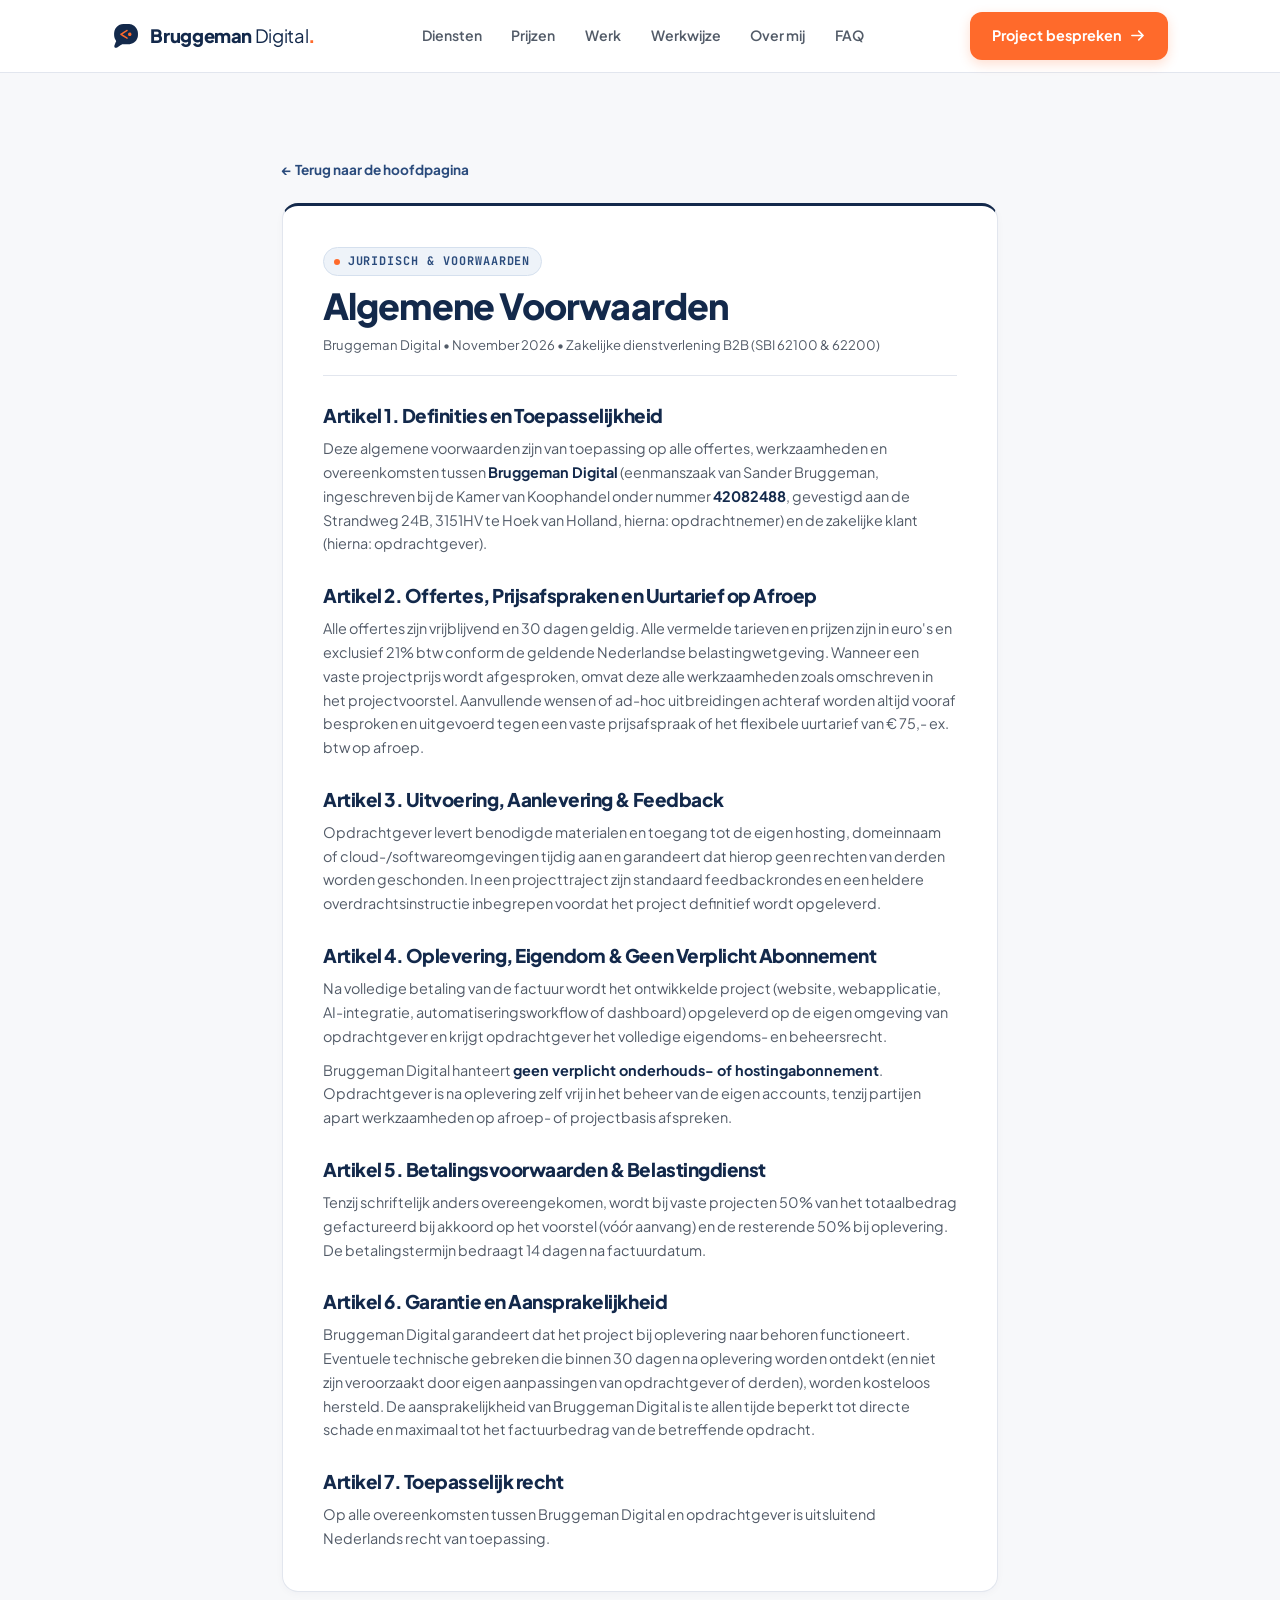
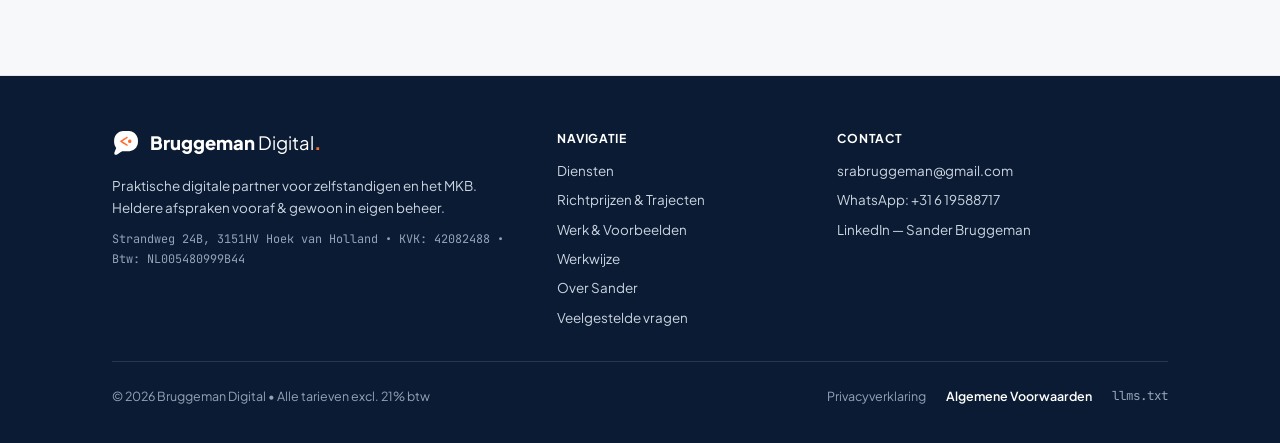
<file: algemene-voorwaarden.html>
<!DOCTYPE html>
<html lang="nl">
<head>
  <meta charset="UTF-8" />
  <meta name="viewport" content="width=device-width, initial-scale=1.0" />
  <title>Algemene Voorwaarden | Bruggeman Digital</title>
  <meta name="description" content="Algemene voorwaarden van Bruggeman Digital voor AI-toepassingen, procesautomatisering, websites en dashboards voor zelfstandigen en het MKB." />
  <meta name="robots" content="noindex, follow" />
  <link rel="canonical" href="https://www.bruggemandigital.nl/algemene-voorwaarden.html" />

  <!-- Favicon & Touch Icons -->
  <link rel="icon" href="favicon.ico" sizes="32x32" />
  <link rel="icon" type="image/svg+xml" href="favicon.svg" />
  <link rel="icon" type="image/png" sizes="32x32" href="favicon-32x32.png" />
  <link rel="icon" type="image/png" sizes="16x16" href="favicon-16x16.png" />
  <link rel="apple-touch-icon" sizes="180x180" href="apple-touch-icon.png" />
  <link rel="manifest" href="site.webmanifest" />
  <meta name="theme-color" content="#13294B" />

  <!-- Google Fonts -->
  <link rel="preconnect" href="https://fonts.googleapis.com" />
  <link rel="preconnect" href="https://fonts.gstatic.com" crossorigin />
  <link href="https://fonts.googleapis.com/css2?family=Inter:wght@400;500;600;700&family=JetBrains+Mono:wght@400;500;600;700&family=Plus+Jakarta+Sans:wght@400;500;600;700;800&display=swap" rel="stylesheet" />

  <!-- Stylesheet -->
  <link rel="stylesheet" href="styles.css" />
</head>
<body id="top">

  <!-- ================= HEADER / NAVIGATIE ================= -->
  <header class="site-header">
    <div class="container nav-inner">
      <a href="index.html" class="header-brand" aria-label="Bruggeman Digital">
        <img src="assets/brand-mark-header.svg" alt="" width="28" height="28" />
        <span>Bruggeman <span style="font-weight: 400;">Digital</span><span style="color: var(--orange);">.</span></span>
      </a>

      <nav class="nav-links" aria-label="Hoofdnavigatie">
        <a href="index.html#diensten" class="nav-link">Diensten</a>
        <a href="index.html#prijzen" class="nav-link">Prijzen</a>
        <a href="index.html#werk" class="nav-link">Werk</a>
        <a href="index.html#werkwijze" class="nav-link">Werkwijze</a>
        <a href="index.html#over-mij" class="nav-link">Over mij</a>
        <a href="index.html#faq" class="nav-link">FAQ</a>
      </nav>

      <div class="nav-actions">
        <a href="index.html#contact" class="btn btn--orange">
          <span>Project bespreken</span>
          <svg width="15" height="15" fill="none" stroke="currentColor" viewBox="0 0 24 24" aria-hidden="true"><path stroke-linecap="round" stroke-linejoin="round" stroke-width="2.5" d="M14 5l7 7m0 0l-7 7m7-7H3"/></svg>
        </a>
      </div>

      <button id="mobile-menu-btn" aria-label="Menu openen" aria-expanded="false" aria-controls="mobile-menu" class="mobile-menu-toggle">
        <svg width="24" height="24" fill="none" stroke="currentColor" viewBox="0 0 24 24" aria-hidden="true">
          <path stroke-linecap="round" stroke-linejoin="round" stroke-width="2" d="M4 6h16M4 12h16M4 18h16"/>
        </svg>
      </button>
    </div>

    <div id="mobile-menu" class="mobile-nav">
      <div class="container">
        <nav class="mobile-nav-list" aria-label="Mobiele navigatie">
          <a href="index.html#diensten" class="mobile-nav-link">Diensten</a>
          <a href="index.html#prijzen" class="mobile-nav-link">Richtprijzen &amp; Trajecten</a>
          <a href="index.html#werk" class="mobile-nav-link">Werk &amp; Voorbeelden</a>
          <a href="index.html#werkwijze" class="mobile-nav-link">Werkwijze</a>
          <a href="index.html#over-mij" class="mobile-nav-link">Over mij</a>
          <a href="index.html#faq" class="mobile-nav-link">FAQ</a>
          <a href="index.html#contact" class="btn btn--orange" style="width: 100%; margin-top: 0.5rem;">
            <span>Project bespreken</span>
          </a>
        </nav>
      </div>
    </div>
  </header>

  <!-- ================= MAIN LEGAL CONTENT ================= -->
  <main class="section">
    <div class="container" style="max-width: 780px;">
      <div style="margin-bottom: 1.25rem;">
        <a href="index.html" style="display: inline-flex; align-items: center; gap: 0.4rem; font-size: 0.85rem; font-weight: 700; color: var(--navy-light);">
          ← Terug naar de hoofdpagina
        </a>
      </div>

      <article class="pillar-card" style="gap: 1.75rem; padding: clamp(1.5rem, 3.5vw, 2.5rem);">
        <div style="border-bottom: 1px solid var(--border-solid); padding-bottom: 1.25rem;">
          <span class="section-label">Juridisch &amp; Voorwaarden</span>
          <h1 class="section-title" style="margin-top: 0.5rem;">Algemene Voorwaarden</h1>
          <p style="margin-top: 0.4rem; font-size: 0.82rem; color: var(--muted);">
            Bruggeman Digital • November 2026 • Zakelijke dienstverlening B2B (SBI 62100 &amp; 62200)
          </p>
        </div>

        <section style="display: flex; flex-direction: column; gap: 0.65rem; font-size: 0.9rem; color: var(--muted); line-height: 1.65;">
          <h2 style="font-size: 1.18rem; color: var(--navy);">Artikel 1. Definities en Toepasselijkheid</h2>
          <p>
            Deze algemene voorwaarden zijn van toepassing op alle offertes, werkzaamheden en overeenkomsten tussen <strong style="color: var(--navy);">Bruggeman Digital</strong> (eenmanszaak van Sander Bruggeman, ingeschreven bij de Kamer van Koophandel onder nummer <strong style="color: var(--navy);">42082488</strong>, gevestigd aan de Strandweg 24B, 3151HV te Hoek van Holland, hierna: opdrachtnemer) en de zakelijke klant (hierna: opdrachtgever).
          </p>
        </section>

        <section style="display: flex; flex-direction: column; gap: 0.65rem; font-size: 0.9rem; color: var(--muted); line-height: 1.65;">
          <h2 style="font-size: 1.18rem; color: var(--navy);">Artikel 2. Offertes, Prijsafspraken en Uurtarief op Afroep</h2>
          <p>
            Alle offertes zijn vrijblijvend en 30 dagen geldig. Alle vermelde tarieven en prijzen zijn in euro's en exclusief 21% btw conform de geldende Nederlandse belastingwetgeving. Wanneer een vaste projectprijs wordt afgesproken, omvat deze alle werkzaamheden zoals omschreven in het projectvoorstel. Aanvullende wensen of ad-hoc uitbreidingen achteraf worden altijd vooraf besproken en uitgevoerd tegen een vaste prijsafspraak of het flexibele uurtarief van € 75,- ex. btw op afroep.
          </p>
        </section>

        <section style="display: flex; flex-direction: column; gap: 0.65rem; font-size: 0.9rem; color: var(--muted); line-height: 1.65;">
          <h2 style="font-size: 1.18rem; color: var(--navy);">Artikel 3. Uitvoering, Aanlevering &amp; Feedback</h2>
          <p>
            Opdrachtgever levert benodigde materialen en toegang tot de eigen hosting, domeinnaam of cloud-/softwareomgevingen tijdig aan en garandeert dat hierop geen rechten van derden worden geschonden. In een projecttraject zijn standaard feedbackrondes en een heldere overdrachtsinstructie inbegrepen voordat het project definitief wordt opgeleverd.
          </p>
        </section>

        <section style="display: flex; flex-direction: column; gap: 0.65rem; font-size: 0.9rem; color: var(--muted); line-height: 1.65;">
          <h2 style="font-size: 1.18rem; color: var(--navy);">Artikel 4. Oplevering, Eigendom &amp; Geen Verplicht Abonnement</h2>
          <p>
            Na volledige betaling van de factuur wordt het ontwikkelde project (website, webapplicatie, AI-integratie, automatiseringsworkflow of dashboard) opgeleverd op de eigen omgeving van opdrachtgever en krijgt opdrachtgever het volledige eigendoms- en beheersrecht.
          </p>
          <p>
            Bruggeman Digital hanteert <strong style="color: var(--navy);">geen verplicht onderhouds- of hostingabonnement</strong>. Opdrachtgever is na oplevering zelf vrij in het beheer van de eigen accounts, tenzij partijen apart werkzaamheden op afroep- of projectbasis afspreken.
          </p>
        </section>

        <section style="display: flex; flex-direction: column; gap: 0.65rem; font-size: 0.9rem; color: var(--muted); line-height: 1.65;">
          <h2 style="font-size: 1.18rem; color: var(--navy);">Artikel 5. Betalingsvoorwaarden &amp; Belastingdienst</h2>
          <p>
            Tenzij schriftelijk anders overeengekomen, wordt bij vaste projecten 50% van het totaalbedrag gefactureerd bij akkoord op het voorstel (vóór aanvang) en de resterende 50% bij oplevering. De betalingstermijn bedraagt 14 dagen na factuurdatum.
          </p>
        </section>

        <section style="display: flex; flex-direction: column; gap: 0.65rem; font-size: 0.9rem; color: var(--muted); line-height: 1.65;">
          <h2 style="font-size: 1.18rem; color: var(--navy);">Artikel 6. Garantie en Aansprakelijkheid</h2>
          <p>
            Bruggeman Digital garandeert dat het project bij oplevering naar behoren functioneert. Eventuele technische gebreken die binnen 30 dagen na oplevering worden ontdekt (en niet zijn veroorzaakt door eigen aanpassingen van opdrachtgever of derden), worden kosteloos hersteld. De aansprakelijkheid van Bruggeman Digital is te allen tijde beperkt tot directe schade en maximaal tot het factuurbedrag van de betreffende opdracht.
          </p>
        </section>

        <section style="display: flex; flex-direction: column; gap: 0.65rem; font-size: 0.9rem; color: var(--muted); line-height: 1.65;">
          <h2 style="font-size: 1.18rem; color: var(--navy);">Artikel 7. Toepasselijk recht</h2>
          <p>
            Op alle overeenkomsten tussen Bruggeman Digital en opdrachtgever is uitsluitend Nederlands recht van toepassing.
          </p>
        </section>
      </article>
    </div>
  </main>

  <!-- ================= DEEP NAVY FOOTER ================= -->
  <footer class="site-footer">
    <div class="container">
      <div class="footer-grid">
        <div>
          <a href="index.html" class="footer-brand" aria-label="Bruggeman Digital">
            <img src="assets/brand-mark-footer.svg" alt="" width="28" height="28" />
            <span>Bruggeman <span style="font-weight: 400;">Digital</span><span style="color: var(--orange);">.</span></span>
          </a>
          <p style="margin-top: 0.75rem; max-width: 42ch;">
            Praktische digitale partner voor zelfstandigen en het MKB. Heldere afspraken vooraf &amp; gewoon in eigen beheer.
          </p>
          <p class="mono" style="margin-top: 0.65rem; font-size: 0.74rem; color: #94A3B8;">
            Strandweg 24B, 3151HV Hoek van Holland • KVK: 42082488 • Btw: NL005480999B44
          </p>
        </div>

        <div>
          <p class="footer-title">Navigatie</p>
          <ul class="footer-list">
            <li><a href="index.html#diensten">Diensten</a></li>
            <li><a href="index.html#prijzen">Richtprijzen &amp; Trajecten</a></li>
            <li><a href="index.html#werk">Werk &amp; Voorbeelden</a></li>
            <li><a href="index.html#werkwijze">Werkwijze</a></li>
            <li><a href="index.html#over-mij">Over Sander</a></li>
            <li><a href="index.html#faq">Veelgestelde vragen</a></li>
          </ul>
        </div>

        <div>
          <p class="footer-title">Contact</p>
          <ul class="footer-list">
            <li><a href="mailto:srabruggeman@gmail.com">srabruggeman@gmail.com</a></li>
            <li><a href="https://wa.me/31619588717" target="_blank" rel="noopener noreferrer">WhatsApp: +31 6 19588717</a></li>
            <li><a href="https://www.linkedin.com/in/sander-bruggeman-415596197/" target="_blank" rel="noopener noreferrer">LinkedIn — Sander Bruggeman</a></li>
          </ul>
        </div>
      </div>

      <div class="footer-bottom">
        <p>© 2026 Bruggeman Digital • Alle tarieven excl. 21% btw</p>
        <div style="display: flex; flex-wrap: wrap; justify-content: center; align-items: center; gap: 0.65rem 1.25rem;">
          <a href="privacy.html">Privacyverklaring</a>
          <a href="algemene-voorwaarden.html" style="color: #FFFFFF; font-weight: 600;">Algemene Voorwaarden</a>
          <a href="llms.txt" class="mono">llms.txt</a>
        </div>
      </div>
    </div>
  </footer>

  <script src="script.js" defer></script>
</body>
</html>
</file>
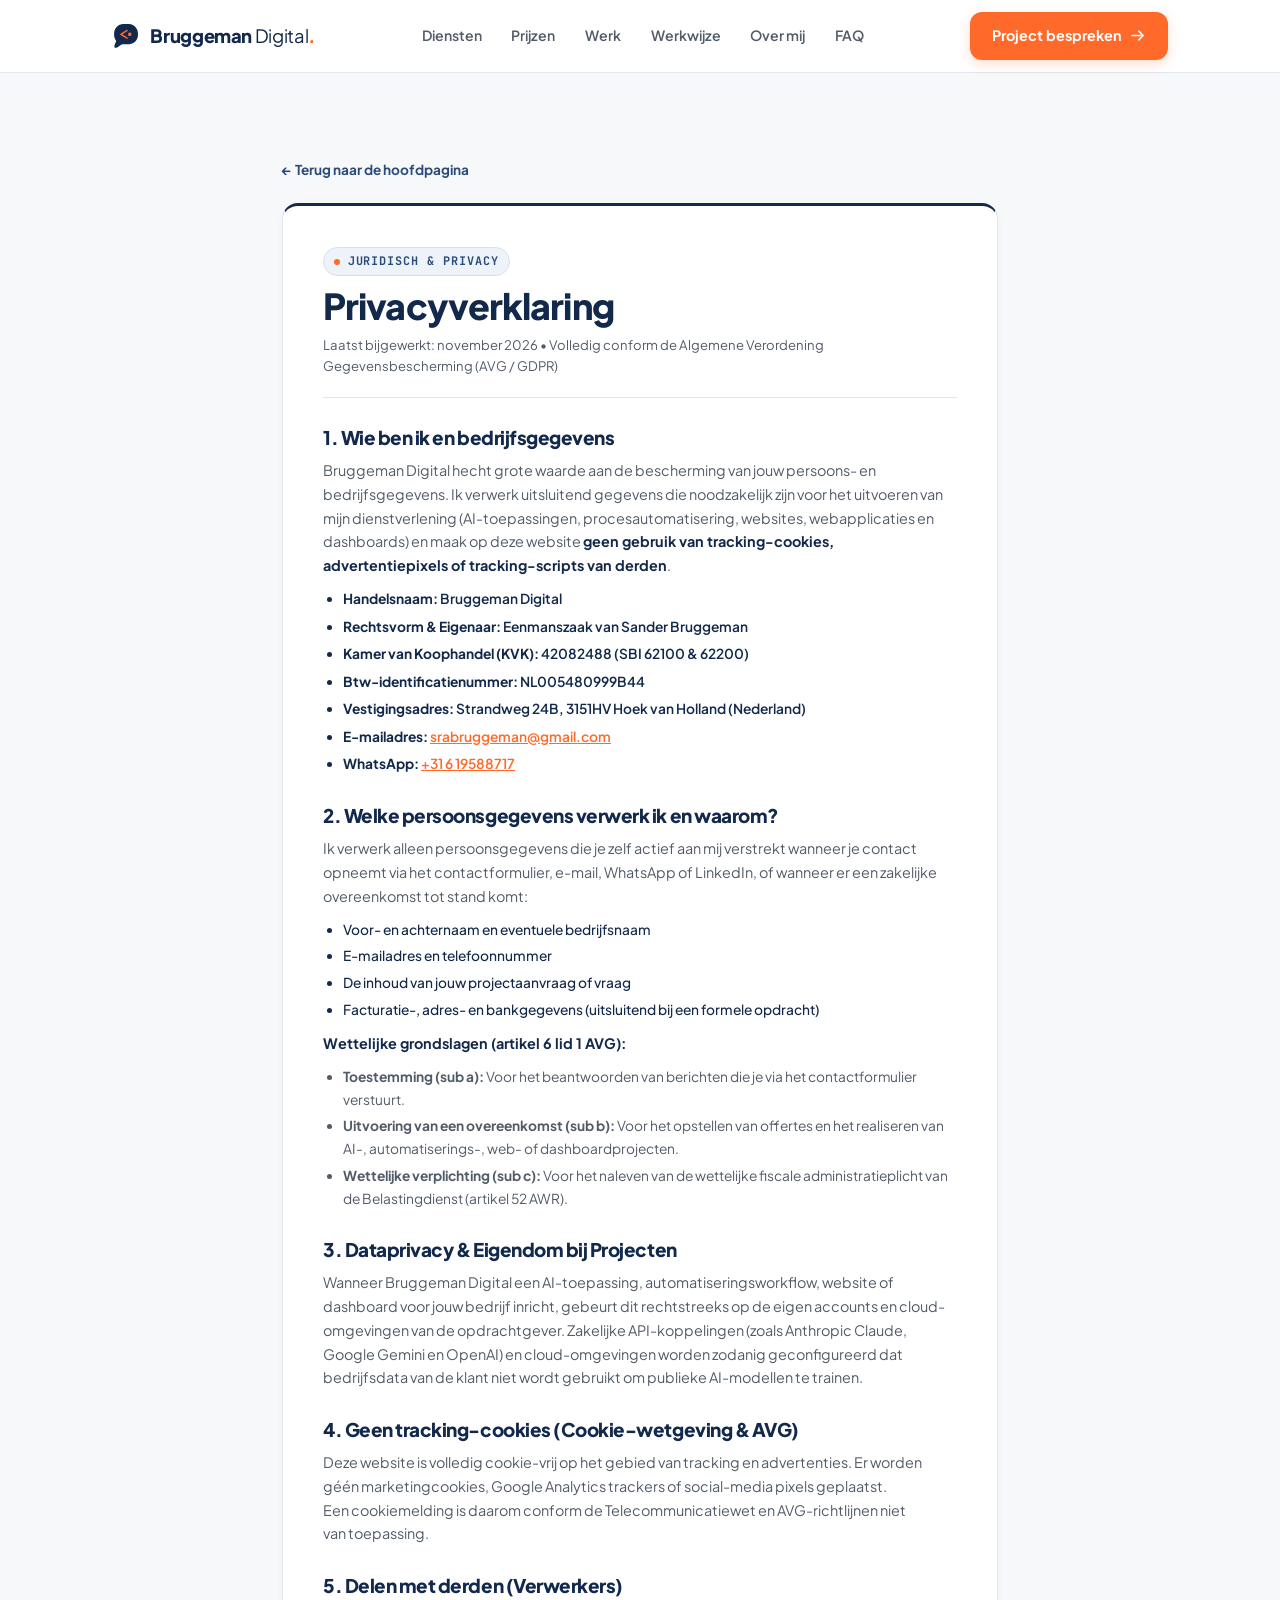
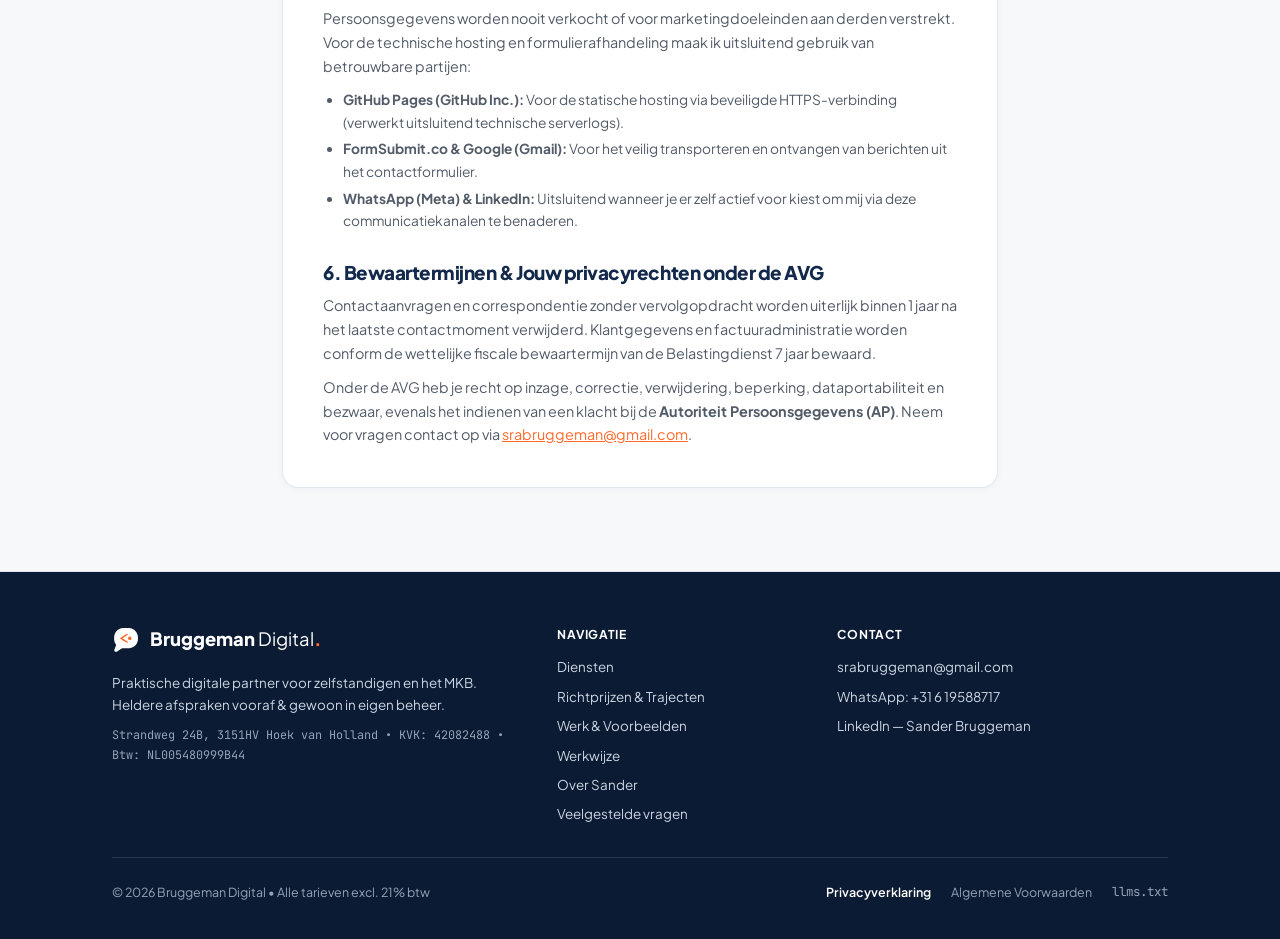
<file: privacy.html>
<!DOCTYPE html>
<html lang="nl">
<head>
  <meta charset="UTF-8" />
  <meta name="viewport" content="width=device-width, initial-scale=1.0" />
  <title>Privacyverklaring (AVG) | Bruggeman Digital</title>
  <meta name="description" content="Privacyverklaring van Bruggeman Digital. Lees hoe wij veilig, AVG-conform en zonder tracking-cookies omgaan met bedrijfs- en persoonsgegevens." />
  <meta name="robots" content="noindex, follow" />
  <link rel="canonical" href="https://www.bruggemandigital.nl/privacy.html" />

  <!-- Favicon & Touch Icons -->
  <link rel="icon" href="favicon.ico" sizes="32x32" />
  <link rel="icon" type="image/svg+xml" href="favicon.svg" />
  <link rel="icon" type="image/png" sizes="32x32" href="favicon-32x32.png" />
  <link rel="icon" type="image/png" sizes="16x16" href="favicon-16x16.png" />
  <link rel="apple-touch-icon" sizes="180x180" href="apple-touch-icon.png" />
  <link rel="manifest" href="site.webmanifest" />
  <meta name="theme-color" content="#13294B" />

  <!-- Google Fonts -->
  <link rel="preconnect" href="https://fonts.googleapis.com" />
  <link rel="preconnect" href="https://fonts.gstatic.com" crossorigin />
  <link href="https://fonts.googleapis.com/css2?family=Inter:wght@400;500;600;700&family=JetBrains+Mono:wght@400;500;600;700&family=Plus+Jakarta+Sans:wght@400;500;600;700;800&display=swap" rel="stylesheet" />

  <!-- Stylesheet -->
  <link rel="stylesheet" href="styles.css" />
</head>
<body id="top">

  <!-- ================= HEADER / NAVIGATIE ================= -->
  <header class="site-header">
    <div class="container nav-inner">
      <a href="index.html" class="header-brand" aria-label="Bruggeman Digital">
        <img src="assets/brand-mark-header.svg" alt="" width="28" height="28" />
        <span>Bruggeman <span style="font-weight: 400;">Digital</span><span style="color: var(--orange);">.</span></span>
      </a>

      <nav class="nav-links" aria-label="Hoofdnavigatie">
        <a href="index.html#diensten" class="nav-link">Diensten</a>
        <a href="index.html#prijzen" class="nav-link">Prijzen</a>
        <a href="index.html#werk" class="nav-link">Werk</a>
        <a href="index.html#werkwijze" class="nav-link">Werkwijze</a>
        <a href="index.html#over-mij" class="nav-link">Over mij</a>
        <a href="index.html#faq" class="nav-link">FAQ</a>
      </nav>

      <div class="nav-actions">
        <a href="index.html#contact" class="btn btn--orange">
          <span>Project bespreken</span>
          <svg width="15" height="15" fill="none" stroke="currentColor" viewBox="0 0 24 24" aria-hidden="true"><path stroke-linecap="round" stroke-linejoin="round" stroke-width="2.5" d="M14 5l7 7m0 0l-7 7m7-7H3"/></svg>
        </a>
      </div>

      <button id="mobile-menu-btn" aria-label="Menu openen" aria-expanded="false" aria-controls="mobile-menu" class="mobile-menu-toggle">
        <svg width="24" height="24" fill="none" stroke="currentColor" viewBox="0 0 24 24" aria-hidden="true">
          <path stroke-linecap="round" stroke-linejoin="round" stroke-width="2" d="M4 6h16M4 12h16M4 18h16"/>
        </svg>
      </button>
    </div>

    <div id="mobile-menu" class="mobile-nav">
      <div class="container">
        <nav class="mobile-nav-list" aria-label="Mobiele navigatie">
          <a href="index.html#diensten" class="mobile-nav-link">Diensten</a>
          <a href="index.html#prijzen" class="mobile-nav-link">Richtprijzen &amp; Trajecten</a>
          <a href="index.html#werk" class="mobile-nav-link">Werk &amp; Voorbeelden</a>
          <a href="index.html#werkwijze" class="mobile-nav-link">Werkwijze</a>
          <a href="index.html#over-mij" class="mobile-nav-link">Over mij</a>
          <a href="index.html#faq" class="mobile-nav-link">FAQ</a>
          <a href="index.html#contact" class="btn btn--orange" style="width: 100%; margin-top: 0.5rem;">
            <span>Project bespreken</span>
          </a>
        </nav>
      </div>
    </div>
  </header>

  <!-- ================= MAIN LEGAL CONTENT ================= -->
  <main class="section">
    <div class="container" style="max-width: 780px;">
      <div style="margin-bottom: 1.25rem;">
        <a href="index.html" style="display: inline-flex; align-items: center; gap: 0.4rem; font-size: 0.85rem; font-weight: 700; color: var(--navy-light);">
          ← Terug naar de hoofdpagina
        </a>
      </div>

      <article class="pillar-card" style="gap: 1.75rem; padding: clamp(1.5rem, 3.5vw, 2.5rem);">
        <div style="border-bottom: 1px solid var(--border-solid); padding-bottom: 1.25rem;">
          <span class="section-label">Juridisch &amp; Privacy</span>
          <h1 class="section-title" style="margin-top: 0.5rem;">Privacyverklaring</h1>
          <p style="margin-top: 0.4rem; font-size: 0.82rem; color: var(--muted);">
            Laatst bijgewerkt: november 2026 • Volledig conform de Algemene Verordening Gegevensbescherming (AVG / GDPR)
          </p>
        </div>

        <section style="display: flex; flex-direction: column; gap: 0.65rem; font-size: 0.9rem; color: var(--muted); line-height: 1.65;">
          <h2 style="font-size: 1.18rem; color: var(--navy);">1. Wie ben ik en bedrijfsgegevens</h2>
          <p>
            Bruggeman Digital hecht grote waarde aan de bescherming van jouw persoons- en bedrijfsgegevens. Ik verwerk uitsluitend gegevens die noodzakelijk zijn voor het uitvoeren van mijn dienstverlening (AI-toepassingen, procesautomatisering, websites, webapplicaties en dashboards) en maak op deze website <strong style="color: var(--navy);">geen gebruik van tracking-cookies, advertentiepixels of tracking-scripts van derden</strong>.
          </p>
          <ul style="padding-left: 1.25rem; list-style: disc; color: var(--navy); font-weight: 600; font-size: 0.86rem; display: flex; flex-direction: column; gap: 0.3rem;">
            <li><strong>Handelsnaam:</strong> Bruggeman Digital</li>
            <li><strong>Rechtsvorm &amp; Eigenaar:</strong> Eenmanszaak van Sander Bruggeman</li>
            <li><strong>Kamer van Koophandel (KVK):</strong> 42082488 (SBI 62100 &amp; 62200)</li>
            <li><strong>Btw-identificatienummer:</strong> NL005480999B44</li>
            <li><strong>Vestigingsadres:</strong> Strandweg 24B, 3151HV Hoek van Holland (Nederland)</li>
            <li><strong>E-mailadres:</strong> <a href="mailto:srabruggeman@gmail.com" style="color: var(--orange); text-decoration: underline;">srabruggeman@gmail.com</a></li>
            <li><strong>WhatsApp:</strong> <a href="https://wa.me/31619588717" target="_blank" rel="noopener noreferrer" style="color: var(--orange); text-decoration: underline;">+31 6 19588717</a></li>
          </ul>
        </section>

        <section style="display: flex; flex-direction: column; gap: 0.65rem; font-size: 0.9rem; color: var(--muted); line-height: 1.65;">
          <h2 style="font-size: 1.18rem; color: var(--navy);">2. Welke persoonsgegevens verwerk ik en waarom?</h2>
          <p>
            Ik verwerk alleen persoonsgegevens die je zelf actief aan mij verstrekt wanneer je contact opneemt via het contactformulier, e-mail, WhatsApp of LinkedIn, of wanneer er een zakelijke overeenkomst tot stand komt:
          </p>
          <ul style="padding-left: 1.25rem; list-style: disc; color: var(--navy); font-weight: 500; font-size: 0.86rem; display: flex; flex-direction: column; gap: 0.25rem;">
            <li>Voor- en achternaam en eventuele bedrijfsnaam</li>
            <li>E-mailadres en telefoonnummer</li>
            <li>De inhoud van jouw projectaanvraag of vraag</li>
            <li>Facturatie-, adres- en bankgegevens (uitsluitend bij een formele opdracht)</li>
          </ul>
          <p><strong style="color: var(--navy);">Wettelijke grondslagen (artikel 6 lid 1 AVG):</strong></p>
          <ul style="padding-left: 1.25rem; list-style: disc; font-size: 0.86rem; display: flex; flex-direction: column; gap: 0.25rem;">
            <li><strong>Toestemming (sub a):</strong> Voor het beantwoorden van berichten die je via het contactformulier verstuurt.</li>
            <li><strong>Uitvoering van een overeenkomst (sub b):</strong> Voor het opstellen van offertes en het realiseren van AI-, automatiserings-, web- of dashboardprojecten.</li>
            <li><strong>Wettelijke verplichting (sub c):</strong> Voor het naleven van de wettelijke fiscale administratieplicht van de Belastingdienst (artikel 52 AWR).</li>
          </ul>
        </section>

        <section style="display: flex; flex-direction: column; gap: 0.65rem; font-size: 0.9rem; color: var(--muted); line-height: 1.65;">
          <h2 style="font-size: 1.18rem; color: var(--navy);">3. Dataprivacy &amp; Eigendom bij Projecten</h2>
          <p>
            Wanneer Bruggeman Digital een AI-toepassing, automatiseringsworkflow, website of dashboard voor jouw bedrijf inricht, gebeurt dit rechtstreeks op de eigen accounts en cloud-omgevingen van de opdrachtgever. Zakelijke API-koppelingen (zoals Anthropic Claude, Google Gemini en OpenAI) en cloud-omgevingen worden zodanig geconfigureerd dat bedrijfsdata van de klant niet wordt gebruikt om publieke AI-modellen te trainen.
          </p>
        </section>

        <section style="display: flex; flex-direction: column; gap: 0.65rem; font-size: 0.9rem; color: var(--muted); line-height: 1.65;">
          <h2 style="font-size: 1.18rem; color: var(--navy);">4. Geen tracking-cookies (Cookie-wetgeving &amp; AVG)</h2>
          <p>
            Deze website is volledig cookie-vrij op het gebied van tracking en advertenties. Er worden géén marketingcookies, Google Analytics trackers of social-media pixels geplaatst. Een cookiemelding is daarom conform de Telecommunicatiewet en AVG-richtlijnen niet van toepassing.
          </p>
        </section>

        <section style="display: flex; flex-direction: column; gap: 0.65rem; font-size: 0.9rem; color: var(--muted); line-height: 1.65;">
          <h2 style="font-size: 1.18rem; color: var(--navy);">5. Delen met derden (Verwerkers)</h2>
          <p>
            Persoonsgegevens worden nooit verkocht of voor marketingdoeleinden aan derden verstrekt. Voor de technische hosting en formulierafhandeling maak ik uitsluitend gebruik van betrouwbare partijen:
          </p>
          <ul style="padding-left: 1.25rem; list-style: disc; font-size: 0.86rem; display: flex; flex-direction: column; gap: 0.25rem;">
            <li><strong>GitHub Pages (GitHub Inc.):</strong> Voor de statische hosting via beveiligde HTTPS-verbinding (verwerkt uitsluitend technische serverlogs).</li>
            <li><strong>FormSubmit.co &amp; Google (Gmail):</strong> Voor het veilig transporteren en ontvangen van berichten uit het contactformulier.</li>
            <li><strong>WhatsApp (Meta) &amp; LinkedIn:</strong> Uitsluitend wanneer je er zelf actief voor kiest om mij via deze communicatiekanalen te benaderen.</li>
          </ul>
        </section>

        <section style="display: flex; flex-direction: column; gap: 0.65rem; font-size: 0.9rem; color: var(--muted); line-height: 1.65;">
          <h2 style="font-size: 1.18rem; color: var(--navy);">6. Bewaartermijnen &amp; Jouw privacyrechten onder de AVG</h2>
          <p>
            Contactaanvragen en correspondentie zonder vervolgopdracht worden uiterlijk binnen 1 jaar na het laatste contactmoment verwijderd. Klantgegevens en factuuradministratie worden conform de wettelijke fiscale bewaartermijn van de Belastingdienst 7 jaar bewaard.
          </p>
          <p>
            Onder de AVG heb je recht op inzage, correctie, verwijdering, beperking, dataportabiliteit en bezwaar, evenals het indienen van een klacht bij de <strong>Autoriteit Persoonsgegevens (AP)</strong>. Neem voor vragen contact op via <a href="mailto:srabruggeman@gmail.com" style="color: var(--orange); text-decoration: underline;">srabruggeman@gmail.com</a>.
          </p>
        </section>
      </article>
    </div>
  </main>

  <!-- ================= DEEP NAVY FOOTER ================= -->
  <footer class="site-footer">
    <div class="container">
      <div class="footer-grid">
        <div>
          <a href="index.html" class="footer-brand" aria-label="Bruggeman Digital">
            <img src="assets/brand-mark-footer.svg" alt="" width="28" height="28" />
            <span>Bruggeman <span style="font-weight: 400;">Digital</span><span style="color: var(--orange);">.</span></span>
          </a>
          <p style="margin-top: 0.75rem; max-width: 42ch;">
            Praktische digitale partner voor zelfstandigen en het MKB. Heldere afspraken vooraf &amp; gewoon in eigen beheer.
          </p>
          <p class="mono" style="margin-top: 0.65rem; font-size: 0.74rem; color: #94A3B8;">
            Strandweg 24B, 3151HV Hoek van Holland • KVK: 42082488 • Btw: NL005480999B44
          </p>
        </div>

        <div>
          <p class="footer-title">Navigatie</p>
          <ul class="footer-list">
            <li><a href="index.html#diensten">Diensten</a></li>
            <li><a href="index.html#prijzen">Richtprijzen &amp; Trajecten</a></li>
            <li><a href="index.html#werk">Werk &amp; Voorbeelden</a></li>
            <li><a href="index.html#werkwijze">Werkwijze</a></li>
            <li><a href="index.html#over-mij">Over Sander</a></li>
            <li><a href="index.html#faq">Veelgestelde vragen</a></li>
          </ul>
        </div>

        <div>
          <p class="footer-title">Contact</p>
          <ul class="footer-list">
            <li><a href="mailto:srabruggeman@gmail.com">srabruggeman@gmail.com</a></li>
            <li><a href="https://wa.me/31619588717" target="_blank" rel="noopener noreferrer">WhatsApp: +31 6 19588717</a></li>
            <li><a href="https://www.linkedin.com/in/sander-bruggeman-415596197/" target="_blank" rel="noopener noreferrer">LinkedIn — Sander Bruggeman</a></li>
          </ul>
        </div>
      </div>

      <div class="footer-bottom">
        <p>© 2026 Bruggeman Digital • Alle tarieven excl. 21% btw</p>
        <div style="display: flex; flex-wrap: wrap; justify-content: center; align-items: center; gap: 0.65rem 1.25rem;">
          <a href="privacy.html" style="color: #FFFFFF; font-weight: 600;">Privacyverklaring</a>
          <a href="algemene-voorwaarden.html">Algemene Voorwaarden</a>
          <a href="llms.txt" class="mono">llms.txt</a>
        </div>
      </div>
    </div>
  </footer>

  <script src="script.js" defer></script>
</body>
</html>
</file>
<file: styles.css>
/* ==========================================================================
   BRUGGEMAN DIGITAL — DUTCH DIGITAL CRAFTSMANSHIP VOOR HET MKB
   Balanced Navy Blue (#13294B), Slate Tint (#EEF3F9) & Brand Orange (#FF6A2B)
   ========================================================================== */

:root {
  /* Core Brand Palette — Stronger Navy Presence */
  --navy: #13294B;
  --navy-dark: #0B1B33;
  --navy-deep: #081426;
  --navy-mid: #1B365D;
  --navy-light: #2A4B7C;
  --navy-tint: #EEF3F9;
  --navy-tint-border: #D5E0EE;

  --orange: #FF6A2B;
  --orange-hover: #E85819;
  --orange-dark: #D94B0E;
  --orange-light: #FFF4EE;
  --orange-border: #FCD2BD;

  --bg: #F7F8FA;
  --bg-warm: #F8F7F4;
  --surface: #FFFFFF;
  --fg: #14181F;
  --muted: #525B68;
  --border-solid: #E2E6EE;
  --border-strong: #CBD3E1;

  --emerald: #10B981;

  /* Typography */
  --font-sans: 'Plus Jakarta Sans', system-ui, -apple-system, BlinkMacSystemFont, sans-serif;
  --font-body: 'Inter', 'Plus Jakarta Sans', system-ui, -apple-system, sans-serif;
  --font-mono: 'JetBrains Mono', monospace;

  /* Layout & Radii */
  --container-max: 1120px;
  --radius-sm: 0.5rem;     /* 8px */
  --radius-md: 0.75rem;    /* 12px */
  --radius-lg: 1rem;       /* 16px */
  --radius-xl: 1.25rem;    /* 20px */

  /* Shadows */
  --shadow-soft: 0 2px 10px -2px rgba(19, 41, 75, 0.05);
  --shadow-card: 0 12px 28px -6px rgba(19, 41, 75, 0.08);
  --shadow-elevated: 0 20px 42px -10px rgba(19, 41, 75, 0.14);
  --shadow-orange-sm: 0 4px 12px 0 rgba(255, 106, 43, 0.22);
  --shadow-orange-glow: 0 8px 20px -3px rgba(255, 106, 43, 0.32);

  --transition: 180ms cubic-bezier(0.16, 1, 0.3, 1);
}

/* ==========================================================================
   RESET & BASE
   ========================================================================== */
*, *::before, *::after {
  box-sizing: border-box;
  margin: 0;
  padding: 0;
}

html {
  scroll-behavior: smooth;
  scroll-padding-top: 88px;
  -webkit-text-size-adjust: 100%;
  overflow-x: hidden;
}

section[id] {
  scroll-margin-top: 88px;
}

body {
  background-color: var(--bg);
  color: var(--fg);
  font-family: var(--font-sans);
  font-feature-settings: "cv02", "cv03", "cv04", "cv11";
  font-size: 1rem;
  line-height: 1.65;
  -webkit-font-smoothing: antialiased;
  -moz-osx-font-smoothing: grayscale;
  overflow-x: hidden;
  width: 100%;
}

/* Prevent Grid Blowout on Mobile */
.hero-grid > *,
.pillars-grid > *,
.pricing-grid > *,
.fruvyland-card > *,
.blueprints-grid > *,
.steps-grid > *,
.about-grid > *,
.contact-grid > *,
.footer-grid > * {
  min-width: 0;
}

::selection {
  background-color: var(--navy);
  color: #FFFFFF;
}

img, svg {
  display: block;
  max-width: 100%;
}

a {
  color: inherit;
  text-decoration: none;
  transition: color var(--transition), background-color var(--transition), border-color var(--transition), transform var(--transition), box-shadow var(--transition), opacity var(--transition);
}

ul, ol {
  list-style: none;
}

button, input, select, textarea {
  font: inherit;
  color: inherit;
}

:focus-visible {
  outline: 2px solid var(--orange);
  outline-offset: 2px;
}

/* ==========================================================================
   TYPOGRAPHY & LAYOUT UTILITIES
   ========================================================================== */
h1, h2, h3, h4 {
  font-family: var(--font-sans);
  color: var(--navy);
  letter-spacing: -0.025em;
  line-height: 1.2;
  font-weight: 800;
  text-wrap: balance;
}

p {
  text-wrap: pretty;
}

.mono {
  font-family: var(--font-mono);
}

.container {
  width: 100%;
  max-width: var(--container-max);
  margin-left: auto;
  margin-right: auto;
  padding-left: clamp(1.25rem, 4vw, 2rem);
  padding-right: clamp(1.25rem, 4vw, 2rem);
}

.section-label {
  display: inline-flex;
  align-items: center;
  gap: 0.45rem;
  font-family: var(--font-mono);
  font-size: 0.74rem;
  font-weight: 700;
  text-transform: uppercase;
  letter-spacing: 0.08em;
  color: var(--navy-light);
  background-color: var(--navy-tint);
  border: 1px solid var(--navy-tint-border);
  padding: 0.25rem 0.65rem;
  border-radius: 9999px;
}

.section-label::before {
  content: '';
  width: 6px;
  height: 6px;
  border-radius: 50%;
  background-color: var(--orange);
}

.section-title {
  margin-top: 0.65rem;
  font-size: clamp(1.65rem, 2.8vw, 2.25rem);
  font-weight: 800;
  color: var(--navy);
}

.section-subtitle {
  color: var(--muted);
  font-family: var(--font-body);
  font-size: 1rem;
  line-height: 1.65;
  max-width: 54ch;
  margin-top: 0.5rem;
}

/* ==========================================================================
   HEADER & NAVIGATION
   ========================================================================== */
.site-header {
  position: sticky;
  top: 0;
  z-index: 50;
  background-color: rgba(255, 255, 255, 0.94);
  backdrop-filter: blur(12px);
  -webkit-backdrop-filter: blur(12px);
  border-bottom: 1px solid var(--border-solid);
}

.nav-inner {
  display: flex;
  align-items: center;
  justify-content: space-between;
  height: 72px;
  gap: 1rem;
}

.brand-logo-link,
.header-brand {
  display: inline-flex;
  align-items: center;
  gap: 0.65rem;
  font-family: var(--font-sans);
  font-size: 1.15rem;
  font-weight: 800;
  color: var(--navy);
  letter-spacing: -0.02em;
  flex-shrink: 0;
}

.header-brand img,
.footer-brand img {
  width: 28px;
  height: 28px;
  border-radius: 6px;
  flex-shrink: 0;
}

.nav-links {
  display: flex;
  align-items: center;
  gap: 1.85rem;
}

.nav-link {
  font-size: 0.88rem;
  font-weight: 600;
  color: var(--muted);
}

.nav-link:hover {
  color: var(--navy);
}

/* Buttons */
.btn {
  display: inline-flex;
  align-items: center;
  justify-content: center;
  gap: 0.5rem;
  font-family: var(--font-sans);
  font-weight: 700;
  font-size: 0.9rem;
  padding: 0.7rem 1.35rem;
  border-radius: var(--radius-md);
  border: 1px solid transparent;
  cursor: pointer;
  white-space: nowrap;
  transition: all var(--transition);
}

.btn--orange {
  background-color: var(--orange);
  color: #FFFFFF;
  box-shadow: var(--shadow-orange-sm);
}

.btn--orange:hover {
  background-color: var(--orange-hover);
  box-shadow: var(--shadow-orange-glow);
  transform: translateY(-1px);
}

.btn--navy {
  background-color: var(--navy);
  color: #FFFFFF;
  box-shadow: var(--shadow-soft);
}

.btn--navy:hover {
  background-color: var(--navy-mid);
  transform: translateY(-1px);
}

.btn--surface {
  background-color: var(--surface);
  color: var(--navy);
  border-color: var(--border-strong);
  font-weight: 700;
}

.btn--surface:hover {
  border-color: var(--navy);
  background-color: var(--navy-tint);
}

.btn--lg {
  font-size: 0.95rem;
  padding: 0.85rem 1.55rem;
}

/* Mobile Menu */
.mobile-menu-toggle {
  display: none;
  padding: 0.5rem;
  border-radius: var(--radius-md);
  color: var(--navy);
  background-color: var(--surface);
  border: 1px solid var(--border-solid);
  cursor: pointer;
}

.mobile-nav {
  display: none;
  background-color: var(--surface);
  border-bottom: 1px solid var(--border-solid);
  padding: 0.75rem 0 1.5rem;
  box-shadow: var(--shadow-card);
}

.mobile-nav.is-open {
  display: block;
}

.mobile-nav-list {
  display: flex;
  flex-direction: column;
  gap: 0.25rem;
}

.mobile-nav-link {
  display: block;
  padding: 0.65rem 0;
  font-size: 0.98rem;
  font-weight: 700;
  color: var(--navy);
  border-bottom: 1px solid var(--border-solid);
}

@media (max-width: 960px) {
  .nav-links, .nav-actions {
    display: none;
  }
  .mobile-menu-toggle {
    display: inline-flex;
  }
}

/* ==========================================================================
   HERO SECTION (WITH SUBTLE BLUE ARCHITECTURAL GRADIENT & LARGE ILLUSTRATION)
   ========================================================================== */
.hero {
  position: relative;
  padding: clamp(3rem, 6vw, 5.25rem) 0;
  background: linear-gradient(180deg, #FFFFFF 0%, #F1F5FB 100%);
  border-bottom: 1px solid var(--navy-tint-border);
  overflow: hidden;
}

.hero-grid {
  display: grid;
  grid-template-columns: 1fr;
  gap: 2.75rem;
  align-items: center;
}

@media (min-width: 1024px) {
  .hero-grid {
    grid-template-columns: 6.5fr 5.5fr;
    gap: 3.5rem;
  }
}

.hero-eyebrow {
  display: inline-flex;
  align-items: center;
  gap: 0.5rem;
  font-family: var(--font-mono);
  font-size: 0.74rem;
  font-weight: 700;
  text-transform: uppercase;
  letter-spacing: 0.06em;
  color: var(--navy);
  background-color: var(--navy-tint);
  border: 1px solid var(--navy-tint-border);
  padding: 0.32rem 0.8rem;
  border-radius: 9999px;
  margin-bottom: 1.15rem;
}

.hero-eyebrow-dot {
  width: 7px;
  height: 7px;
  border-radius: 50%;
  background-color: var(--orange);
}

.hero-title {
  font-size: clamp(1.9rem, 3.3vw, 2.55rem);
  font-weight: 800;
  line-height: 1.2;
  letter-spacing: -0.025em;
  color: var(--navy);
  margin-bottom: 1.15rem;
  text-wrap: normal;
}

.hero-highlight {
  color: var(--orange);
}

.hero-lead {
  font-family: var(--font-body);
  font-size: clamp(1rem, 1.15vw, 1.08rem);
  color: var(--muted);
  line-height: 1.68;
  max-width: 54ch;
  margin-bottom: 1.75rem;
}

.hero-ctas {
  display: flex;
  flex-direction: column;
  gap: 0.85rem;
  margin-bottom: 1.85rem;
}

@media (min-width: 560px) {
  .hero-ctas {
    flex-direction: row;
    flex-wrap: wrap;
  }
}

.hero-checks {
  display: flex;
  flex-wrap: wrap;
  gap: 0.65rem 1.65rem;
  padding-top: 1.35rem;
  border-top: 1px solid var(--navy-tint-border);
  font-size: 0.86rem;
  font-weight: 600;
  color: var(--navy);
}

.hero-check-item {
  display: inline-flex;
  align-items: center;
  gap: 0.45rem;
}

.hero-check-icon {
  color: var(--orange);
  font-weight: 800;
}

/* Right Column: Clean, Large Illustration Showcase with Navy Frame Accent */
.hero-visual-wrap {
  position: relative;
  display: flex;
  justify-content: center;
}

.hero-visual-backdrop {
  position: absolute;
  inset: -12px;
  background: radial-gradient(circle at 50% 50%, rgba(19, 41, 75, 0.1) 0%, rgba(255, 106, 43, 0.06) 60%, transparent 100%);
  border-radius: 1.75rem;
  filter: blur(18px);
  z-index: 0;
  pointer-events: none;
}

.hero-hub-card {
  position: relative;
  z-index: 1;
  width: 100%;
  max-width: 470px;
  background-color: var(--surface);
  background-image: radial-gradient(#DCE5F2 1px, transparent 1px);
  background-size: 20px 20px;
  border-radius: var(--radius-xl);
  border: 1px solid var(--navy-tint-border);
  box-shadow: var(--shadow-elevated);
  padding: 2.25rem;
  overflow: hidden;
}

.hero-hub-lines {
  position: absolute;
  inset: 0;
  width: 100%;
  height: 100%;
  pointer-events: none;
  z-index: 1;
}

.hero-hub-grid {
  position: relative;
  z-index: 2;
  display: grid;
  grid-template-columns: 1fr 1fr;
  column-gap: 6rem;
  row-gap: 5.5rem;
}

.hh-node {
  background-color: var(--surface);
  border: 1px solid var(--border-solid);
  border-radius: 1rem;
  padding: 0.9rem 0.9rem 0.75rem;
  box-shadow: 0 8px 20px -6px rgba(19, 41, 75, 0.07);
  display: flex;
  flex-direction: column;
  align-items: center;
  text-align: center;
  gap: 0.55rem;
  transition: transform 0.2s ease, border-color 0.2s ease;
}

.hh-node:hover {
  transform: translateY(-2px);
  border-color: var(--navy-tint-border);
}

.hh-graphic {
  width: 100%;
  height: 58px;
  border-radius: 0.65rem;
  background-color: #F7F9FC;
  border: 1px solid #E6ECF5;
  display: flex;
  flex-direction: column;
  align-items: center;
  justify-content: center;
  padding: 0.5rem 0.7rem;
  gap: 0.4rem;
}

.hh-ai-sparkle {
  display: flex;
  align-items: center;
  justify-content: center;
  flex-shrink: 0;
}

.hh-ai-sparkle svg {
  width: 20px;
  height: 20px;
  flex-shrink: 0;
}

.hh-mini-lines {
  width: 100%;
  display: flex;
  flex-direction: column;
  align-items: center;
  gap: 4px;
}

.hh-mini-lines span {
  display: block;
  height: 4px;
  border-radius: 99px;
  background-color: #CBD5E1;
}

.hh-mini-lines .w-80 { width: 76%; background-color: var(--navy); opacity: 0.8; }
.hh-mini-lines .w-70 { width: 68%; background-color: var(--navy); opacity: 0.8; }
.hh-mini-lines .w-55 { width: 52%; }
.hh-mini-lines .w-45 { width: 46%; }

/* 2. Flow nodes graphic */
.hh-flow-nodes {
  display: flex;
  align-items: center;
  justify-content: center;
  gap: 3px;
}

.hh-dot {
  width: 16px;
  height: 16px;
  border-radius: 50%;
  display: inline-flex;
  align-items: center;
  justify-content: center;
  font-size: 9px;
  font-weight: 800;
  color: #FFFFFF;
}

.hh-dot--navy { background-color: var(--navy); }
.hh-dot--orange { background-color: var(--orange); }
.hh-dot--green { background-color: #10B981; }

.hh-line {
  width: 12px;
  height: 2px;
  background-color: #CBD5E1;
}

/* 3. Browser mini graphic */
.hh-graphic--web {
  padding: 0.4rem 0.65rem;
}

.hh-browser {
  width: 100%;
  height: 100%;
  background-color: var(--surface);
  border: 1.5px solid var(--navy);
  border-radius: 6px;
  overflow: hidden;
  display: flex;
  flex-direction: column;
}

.hh-browser-top {
  background-color: var(--navy);
  height: 11px;
  display: flex;
  align-items: center;
  gap: 3px;
  padding: 0 5px;
}

.hh-browser-top i {
  width: 4px;
  height: 4px;
  border-radius: 50%;
  background-color: rgba(255, 255, 255, 0.5);
}

.hh-browser-top i:first-child {
  background-color: var(--orange);
}

.hh-browser-body {
  flex: 1;
  padding: 5px 6px;
  display: flex;
  flex-direction: column;
  justify-content: center;
  gap: 4px;
}

.hh-browser-hero {
  height: 7px;
  width: 82%;
  background-color: #DCE5F2;
  border-radius: 3px;
}

.hh-browser-btn {
  height: 6px;
  width: 44%;
  background-color: var(--orange);
  border-radius: 3px;
}

/* 4. Chart mini graphic */
.hh-bars {
  display: flex;
  align-items: flex-end;
  justify-content: center;
  gap: 6px;
  height: 38px;
  width: 100%;
}

.hh-bars span {
  width: 10px;
  background-color: var(--navy);
  border-radius: 3px 3px 1px 1px;
}

.hh-bars .hh-bar-accent {
  background-color: var(--orange);
}

.hh-label {
  font-size: 0.78rem;
  font-weight: 700;
  color: var(--navy);
  letter-spacing: -0.01em;
}

/* Center Hub Badge */
.hero-hub-center {
  position: absolute;
  top: 50%;
  left: 50%;
  transform: translate(-50%, -50%);
  z-index: 3;
  width: 96px;
  height: 96px;
  border-radius: 50%;
  background-color: var(--surface);
  border: 1.5px solid var(--navy-tint-border);
  box-shadow: 0 14px 32px -6px rgba(19, 41, 75, 0.16);
  display: flex;
  align-items: center;
  justify-content: center;
}

@media (max-width: 520px) {
  .hero-hub-card {
    padding: 1.4rem;
  }
  .hero-hub-grid {
    column-gap: 2.5rem;
    row-gap: 2.5rem;
  }
  .hero-hub-center {
    width: 74px;
    height: 74px;
  }
  .hero-hub-center img {
    width: 56px;
    height: 56px;
  }
}

/* ==========================================================================
   TECH STACK CAROUSEL / MARQUEE STRIP
   ========================================================================== */
.tech-section {
  background-color: var(--surface);
  border-bottom: 1px solid var(--border-solid);
  padding: 1.35rem 0;
  overflow: hidden;
}

.tech-carousel-header {
  text-align: center;
  margin-bottom: 0.9rem;
}

.tech-label {
  font-family: var(--font-mono);
  font-size: 0.72rem;
  font-weight: 700;
  text-transform: uppercase;
  letter-spacing: 0.08em;
  color: var(--navy-light);
}

.tech-carousel-viewport {
  position: relative;
  width: 100%;
  overflow: hidden;
  -webkit-mask-image: linear-gradient(to right, transparent 0%, black 2%, black 98%, transparent 100%);
  mask-image: linear-gradient(to right, transparent 0%, black 2%, black 98%, transparent 100%);
}

.tech-carousel-track {
  display: flex;
  align-items: center;
  gap: 0.85rem;
  width: max-content;
  animation: tech-marquee 34s linear infinite;
}

.tech-carousel-viewport:hover .tech-carousel-track {
  animation-play-state: paused;
}

@keyframes tech-marquee {
  0% {
    transform: translateX(0);
  }
  100% {
    transform: translateX(-50%);
  }
}

@media (prefers-reduced-motion: reduce) {
  .tech-carousel-track {
    animation: none;
    flex-wrap: wrap;
    width: 100%;
    justify-content: center;
  }
}

.tech-pill {
  display: inline-flex;
  align-items: center;
  gap: 0.55rem;
  padding: 0.5rem 1rem;
  background-color: var(--navy-tint);
  border: 1px solid var(--navy-tint-border);
  border-radius: 9999px;
  flex-shrink: 0;
  transition: border-color var(--transition), background-color var(--transition), transform var(--transition);
}

.tech-pill:hover {
  background-color: var(--surface);
  border-color: var(--navy);
  transform: translateY(-1px);
}

.tech-logo {
  width: 19px;
  height: 19px;
  object-fit: contain;
  flex-shrink: 0;
}

.tech-name {
  font-size: 0.84rem;
  font-weight: 700;
  color: var(--navy);
  white-space: nowrap;
}

/* ==========================================================================
   SECTIONS & DE 4 PIJLERS (CLEAN 2x2 GRID WITH NAVY ACCENTS)
   ========================================================================== */
.section {
  padding: clamp(4rem, 6.5vw, 5.75rem) 0;
  border-bottom: 1px solid var(--border-solid);
}

.section--surface {
  background-color: var(--surface);
}

.section--navy {
  background-color: var(--navy);
  color: #FFFFFF;
  border-bottom: 1px solid var(--navy-dark);
}

.section-header {
  margin-bottom: clamp(2.25rem, 4vw, 3rem);
}

.pillars-grid {
  display: grid;
  grid-template-columns: 1fr;
  gap: 1.65rem;
}

@media (min-width: 860px) {
  .pillars-grid {
    grid-template-columns: repeat(2, 1fr);
    gap: 1.85rem;
  }
}

.pillar-card {
  background-color: var(--surface);
  border: 1px solid var(--border-solid);
  border-top: 3px solid var(--navy);
  border-radius: var(--radius-lg);
  padding: clamp(1.75rem, 2.8vw, 2.25rem);
  box-shadow: var(--shadow-soft);
  display: flex;
  flex-direction: column;
  justify-content: space-between;
  transition: border-color var(--transition), box-shadow var(--transition), transform var(--transition);
}

.pillar-card:hover {
  border-color: var(--navy-light);
  border-top-color: var(--orange);
  box-shadow: var(--shadow-card);
  transform: translateY(-2px);
}

.pillar-header {
  display: flex;
  align-items: center;
  gap: 0.75rem;
  margin-bottom: 0.85rem;
}

.pillar-num {
  font-family: var(--font-mono);
  font-size: 0.78rem;
  font-weight: 700;
  color: #FFFFFF;
  background-color: var(--navy);
  padding: 0.25rem 0.55rem;
  border-radius: 6px;
}

.pillar-title {
  font-size: 1.28rem;
  color: var(--navy);
}

.pillar-desc {
  font-family: var(--font-body);
  font-size: 0.94rem;
  color: var(--muted);
  line-height: 1.65;
  margin-bottom: 1.15rem;
}

.pillar-list {
  display: flex;
  flex-direction: column;
  gap: 0.5rem;
  margin-bottom: 1.4rem;
}

.pillar-list-item {
  display: flex;
  align-items: flex-start;
  gap: 0.55rem;
  font-size: 0.88rem;
  font-weight: 600;
  color: var(--navy);
  line-height: 1.45;
}

.pillar-check {
  color: var(--orange);
  font-weight: 800;
  flex-shrink: 0;
}

/* Subtle Experience Note & Specialist Link inside Pillar Card */
.pillar-footer {
  display: flex;
  flex-wrap: wrap;
  align-items: center;
  justify-content: space-between;
  gap: 0.75rem;
  padding-top: 1.05rem;
  border-top: 1px solid var(--border-solid);
}

.pillar-exp-note {
  font-size: 0.8rem;
  color: var(--muted);
  font-family: var(--font-body);
}

.pillar-exp-note strong {
  color: var(--navy);
  font-weight: 600;
}

.tool-badges {
  display: flex;
  flex-wrap: wrap;
  align-items: center;
  gap: 0.45rem;
}

.pillar-more-link {
  display: inline-flex;
  align-items: center;
  gap: 0.3rem;
  font-size: 0.82rem;
  font-weight: 700;
  color: var(--navy);
  white-space: nowrap;
}

.pillar-more-link:hover {
  color: var(--orange);
  transform: translateX(2px);
}

.tool-badge {
  display: inline-flex;
  align-items: center;
  gap: 0.42rem;
  padding: 0.3rem 0.7rem;
  background-color: var(--surface);
  border: 1px solid var(--navy-tint-border);
  border-radius: 8px;
  font-size: 0.78rem;
  font-weight: 600;
  color: var(--navy);
  box-shadow: 0 1px 2px rgba(19, 41, 75, 0.04);
}

.tool-badge .tech-logo {
  width: 15px;
  height: 15px;
  object-fit: contain;
}

/* ==========================================================================
   SECTION 5: INVESTERING & VASTE PAKKETTEN
   ========================================================================== */
.pricing-grid {
  display: grid;
  grid-template-columns: 1fr;
  gap: 1.65rem;
  align-items: stretch;
}

@media (min-width: 960px) {
  .pricing-grid {
    grid-template-columns: repeat(3, 1fr);
  }
}

.price-card {
  background-color: var(--bg);
  border: 1px solid var(--border-solid);
  border-radius: var(--radius-lg);
  padding: clamp(1.75rem, 2.8vw, 2.2rem);
  display: flex;
  flex-direction: column;
  justify-content: space-between;
  transition: border-color var(--transition), box-shadow var(--transition);
}

.price-card:hover {
  border-color: var(--navy);
}

/* Featured Package in Rich Navy Theme */
.price-card--featured {
  background-color: var(--navy);
  color: #FFFFFF;
  border: 2px solid var(--navy);
  box-shadow: var(--shadow-elevated);
}

.price-card--featured .price-title,
.price-card--featured .price-amount {
  color: #FFFFFF;
}

.price-card--featured .price-header {
  border-bottom-color: rgba(255, 255, 255, 0.14);
}

.price-card--featured .price-vat {
  color: #CBD5E1;
}

.price-card--featured .price-list-item {
  color: #F1F5F9;
}

.price-header {
  padding-bottom: 1.2rem;
  margin-bottom: 1.2rem;
  border-bottom: 1px solid var(--border-solid);
}

.price-eyebrow {
  display: inline-block;
  font-family: var(--font-mono);
  font-size: 0.72rem;
  font-weight: 700;
  text-transform: uppercase;
  letter-spacing: 0.05em;
  color: var(--navy-light);
  margin-bottom: 0.35rem;
}

.price-eyebrow--featured {
  color: #FFB088;
}

.price-title {
  font-size: 1.22rem;
  margin-bottom: 0.75rem;
}

.price-amount-wrap {
  display: flex;
  align-items: baseline;
  gap: 0.45rem;
  flex-wrap: nowrap;
}

.price-amount {
  font-size: 1.9rem;
  font-weight: 800;
  color: var(--navy);
  letter-spacing: -0.03em;
  white-space: nowrap;
}

.price-vat {
  font-size: 0.78rem;
  color: var(--muted);
  white-space: nowrap;
}

.price-list {
  display: flex;
  flex-direction: column;
  gap: 0.65rem;
  margin-bottom: 1.75rem;
}

.price-list-item {
  display: flex;
  align-items: flex-start;
  gap: 0.55rem;
  font-size: 0.88rem;
  font-weight: 500;
  color: var(--fg);
  line-height: 1.45;
}

/* Soft Blue-Tinted Maatwerk Banner */
.custom-quote-banner {
  margin-top: 1.65rem;
  background-color: var(--navy-tint);
  border: 1px solid var(--navy-tint-border);
  padding: clamp(1.35rem, 2.5vw, 1.75rem) clamp(1.5rem, 3vw, 2.25rem);
  border-radius: var(--radius-lg);
  display: flex;
  flex-direction: column;
  gap: 1.15rem;
  justify-content: space-between;
}

@media (min-width: 860px) {
  .custom-quote-banner {
    flex-direction: row;
    align-items: center;
  }
}

.custom-quote-title {
  color: var(--navy);
  font-size: 1.18rem;
  margin-bottom: 0.2rem;
}

.custom-quote-desc {
  color: var(--muted);
  font-family: var(--font-body);
  font-size: 0.9rem;
  max-width: 60ch;
}

/* ==========================================================================
   SECTION 6: WERK & VISUAL BLUEPRINTS
   ========================================================================== */
.work-stack {
  display: flex;
  flex-direction: column;
  gap: 1.75rem;
}

.fruvyland-card {
  background-color: var(--surface);
  border: 1px solid var(--border-solid);
  border-radius: var(--radius-lg);
  overflow: hidden;
  box-shadow: var(--shadow-soft);
  display: grid;
  grid-template-columns: 1fr;
}

@media (min-width: 900px) {
  .fruvyland-card {
    grid-template-columns: 6.2fr 5.8fr;
  }
}

.fruvyland-preview-side {
  background-color: var(--navy-tint);
  padding: clamp(1.25rem, 2.5vw, 1.85rem);
  display: flex;
  flex-direction: column;
  justify-content: center;
}

.browser-window {
  display: block;
  border-radius: var(--radius-sm);
  overflow: hidden;
  border: 1px solid var(--navy-tint-border);
  box-shadow: var(--shadow-card);
  background-color: var(--surface);
}

.browser-topbar {
  background-color: var(--navy);
  padding: 0.5rem 0.85rem;
  display: flex;
  align-items: center;
  justify-content: space-between;
}

.browser-dots {
  display: flex;
  align-items: center;
  gap: 6px;
}

.dot-red { width: 8px; height: 8px; border-radius: 50%; background-color: #F87171; }
.dot-yellow { width: 8px; height: 8px; border-radius: 50%; background-color: #FBBF24; }
.dot-green { width: 8px; height: 8px; border-radius: 50%; background-color: #4ADE80; }

.browser-url {
  font-family: var(--font-mono);
  font-size: 0.72rem;
  color: rgba(255, 255, 255, 0.88);
  margin-left: 0.4rem;
}

.browser-live-label {
  font-family: var(--font-mono);
  font-size: 0.68rem;
  font-weight: 600;
  color: #FFB088;
}

.browser-screenshot {
  width: 100%;
  height: 265px;
  object-fit: cover;
  object-position: top;
}

.fruvyland-info-side {
  padding: clamp(1.75rem, 3vw, 2.35rem);
  display: flex;
  flex-direction: column;
  justify-content: center;
}

.case-eyebrow {
  font-family: var(--font-mono);
  font-size: 0.72rem;
  font-weight: 700;
  text-transform: uppercase;
  letter-spacing: 0.05em;
  color: var(--navy-light);
  margin-bottom: 0.4rem;
}

/* 2 Praktijkblauwdrukken Grid with Rich Visual Previews */
.blueprints-grid {
  display: grid;
  grid-template-columns: 1fr;
  gap: 1.75rem;
}

@media (min-width: 860px) {
  .blueprints-grid {
    grid-template-columns: repeat(2, 1fr);
  }
}

.blueprint-card {
  background-color: var(--surface);
  border: 1px solid var(--border-solid);
  border-radius: var(--radius-lg);
  overflow: hidden;
  box-shadow: var(--shadow-soft);
  display: flex;
  flex-direction: column;
  justify-content: space-between;
}

/* Visual Header Graphic inside Blueprint Cards */
.blueprint-visual {
  background: linear-gradient(135deg, var(--navy-dark) 0%, var(--navy-mid) 100%);
  padding: 1.35rem 1.4rem;
  border-bottom: 1px solid var(--border-solid);
  color: #FFFFFF;
}

.blueprint-nodes {
  display: flex;
  align-items: center;
  justify-content: space-between;
  gap: 0.4rem;
}

.bp-node {
  flex: 1;
  background-color: rgba(255, 255, 255, 0.1);
  border: 1px solid rgba(255, 255, 255, 0.18);
  border-radius: 8px;
  padding: 0.65rem 0.5rem;
  display: flex;
  flex-direction: column;
  align-items: center;
  text-align: center;
  gap: 0.35rem;
}

.bp-node-icon {
  width: 26px;
  height: 26px;
  border-radius: 6px;
  background-color: #FFFFFF;
  display: flex;
  align-items: center;
  justify-content: center;
}

.bp-node-label {
  font-family: var(--font-mono);
  font-size: 0.66rem;
  font-weight: 600;
  color: #F1F5F9;
  line-height: 1.2;
}

.bp-connector {
  color: var(--orange);
  font-weight: 800;
  font-size: 0.85rem;
  flex-shrink: 0;
}

/* Mini KPI Dashboard Graphic for Blueprint 2 */
.bp-dashboard-preview {
  display: grid;
  grid-template-columns: repeat(3, 1fr);
  gap: 0.55rem;
}

.bp-kpi-box {
  background-color: rgba(255, 255, 255, 0.1);
  border: 1px solid rgba(255, 255, 255, 0.18);
  border-radius: 8px;
  padding: 0.6rem 0.65rem;
}

.bp-kpi-label {
  display: block;
  font-family: var(--font-mono);
  font-size: 0.62rem;
  color: #CBD5E1;
  margin-bottom: 0.2rem;
}

.bp-kpi-val {
  display: block;
  font-size: 0.95rem;
  font-weight: 800;
  color: #FFFFFF;
}

.bp-kpi-trend {
  display: inline-block;
  font-family: var(--font-mono);
  font-size: 0.6rem;
  color: #34D399;
  margin-top: 0.1rem;
}

.blueprint-body {
  padding: clamp(1.5rem, 2.5vw, 1.9rem);
  display: flex;
  flex-direction: column;
  justify-content: space-between;
  flex: 1;
  gap: 1rem;
}

/* ==========================================================================
   SECTION 7: WERKWIJZE (RICH NAVY BLUE SECTION)
   ========================================================================== */
.section--navy .section-label {
  background-color: rgba(255, 255, 255, 0.1);
  border-color: rgba(255, 255, 255, 0.2);
  color: #FFFFFF;
}

.section--navy .section-title {
  color: #FFFFFF;
}

.steps-grid {
  display: grid;
  grid-template-columns: 1fr;
  gap: 1.65rem;
}

@media (min-width: 860px) {
  .steps-grid {
    grid-template-columns: repeat(3, 1fr);
  }
}

.step-card {
  padding: 1.85rem;
  border-radius: var(--radius-lg);
  background-color: var(--navy-mid);
  border: 1px solid var(--navy-light);
}

.step-num {
  font-family: var(--font-mono);
  font-size: 0.78rem;
  font-weight: 700;
  color: #FFB088;
  margin-bottom: 0.55rem;
  display: block;
}

.step-title {
  color: #FFFFFF;
  font-size: 1.18rem;
  margin-bottom: 0.5rem;
}

.step-desc {
  font-size: 0.92rem;
  color: #CBD5E1;
  line-height: 1.6;
}

/* ==========================================================================
   SECTION 8: OVER SANDER BRUGGEMAN
   ========================================================================== */
.about-container {
  max-width: 960px;
  margin: 0 auto;
}

.about-grid {
  display: grid;
  grid-template-columns: 1fr;
  gap: 2.5rem;
  align-items: center;
}

@media (min-width: 768px) {
  .about-grid {
    grid-template-columns: 4fr 8fr;
    gap: 3.25rem;
  }
}

.portrait-wrap {
  display: flex;
  justify-content: center;
}

.portrait-frame {
  width: 230px;
  height: 230px;
  border-radius: var(--radius-lg);
  overflow: hidden;
  border: 4px solid var(--surface);
  box-shadow: var(--shadow-elevated);
  background-color: var(--navy-tint);
}

@media (min-width: 640px) {
  .portrait-frame {
    width: 250px;
    height: 250px;
  }
}

.portrait-img {
  width: 100%;
  height: 100%;
  object-fit: cover;
}

.about-meta {
  margin-top: 1.35rem;
}

/* ==========================================================================
   SECTION 9: VEELGESTELDE VRAGEN (FAQ)
   ========================================================================== */
.faq-wrap {
  max-width: 740px;
  margin: 0 auto;
}

.faq-list {
  display: flex;
  flex-direction: column;
  gap: 0.75rem;
}

.faq-item {
  background-color: var(--bg);
  border: 1px solid var(--border-solid);
  border-radius: var(--radius-md);
  padding: 1.15rem 1.4rem;
}

.faq-item[open] {
  background-color: var(--surface);
  border-color: var(--navy-light);
}

.faq-summary {
  list-style: none;
  cursor: pointer;
  display: flex;
  align-items: center;
  justify-content: space-between;
  gap: 1rem;
  font-weight: 700;
  color: var(--navy);
  font-size: 0.96rem;
}

.faq-summary::-webkit-details-marker {
  display: none;
}

.faq-chevron {
  color: var(--orange);
  font-size: 0.75rem;
  transition: transform 200ms ease;
  flex-shrink: 0;
}

.faq-item[open] .faq-chevron {
  transform: rotate(180deg);
}

.faq-answer {
  margin-top: 0.75rem;
  padding-top: 0.75rem;
  border-top: 1px solid var(--border-solid);
  font-family: var(--font-body);
  font-size: 0.9rem;
  color: var(--muted);
  line-height: 1.65;
}

/* ==========================================================================
   SECTION 10: CONTACT & NAVY FOOTER
   ========================================================================== */
.contact-grid {
  display: grid;
  grid-template-columns: 1fr;
  gap: 2.5rem;
}

@media (min-width: 1024px) {
  .contact-grid {
    grid-template-columns: 5fr 7fr;
    gap: 3.5rem;
  }
}

.contact-channels {
  display: flex;
  flex-direction: column;
  gap: 0.75rem;
  margin-top: 1.5rem;
}

.channel-card {
  display: flex;
  align-items: center;
  gap: 0.95rem;
  padding: 0.95rem 1.15rem;
  border-radius: var(--radius-md);
  background-color: var(--surface);
  border: 1px solid var(--border-solid);
  transition: all var(--transition);
}

.channel-card:hover {
  border-color: var(--navy);
  box-shadow: var(--shadow-soft);
}

.channel-icon {
  width: 40px;
  height: 40px;
  border-radius: var(--radius-sm);
  display: flex;
  align-items: center;
  justify-content: center;
  flex-shrink: 0;
}

.form-card {
  background-color: var(--surface);
  padding: clamp(1.5rem, 3vw, 2.25rem);
  border-radius: var(--radius-lg);
  border: 1px solid var(--border-solid);
  box-shadow: var(--shadow-card);
}

.form-row-2 {
  display: grid;
  grid-template-columns: 1fr;
  gap: 1rem;
}

@media (min-width: 640px) {
  .form-row-2 {
    grid-template-columns: repeat(2, 1fr);
  }
}

.form-field {
  margin-bottom: 1rem;
}

.form-label {
  display: block;
  font-size: 0.76rem;
  font-weight: 700;
  color: var(--navy);
  margin-bottom: 0.35rem;
}

.form-input {
  width: 100%;
  padding: 0.7rem 0.95rem;
  border-radius: var(--radius-sm);
  background-color: var(--bg);
  border: 1px solid var(--border-strong);
  font-size: 0.92rem;
  color: var(--fg);
  transition: all var(--transition);
}

.form-input:focus {
  outline: none;
  background-color: var(--surface);
  border-color: var(--navy);
}

.form-consent {
  display: flex;
  align-items: flex-start;
  gap: 0.65rem;
  margin-bottom: 1.25rem;
  font-size: 0.8rem;
  color: var(--muted);
}

.form-consent input[type="checkbox"] {
  margin-top: 0.2rem;
  width: 16px;
  height: 16px;
  accent-color: var(--orange);
  cursor: pointer;
  flex-shrink: 0;
}

/* Deep Navy Footer */
.site-footer {
  background-color: var(--navy-dark);
  padding: 3.25rem 0 2.25rem;
  color: #CBD5E1;
  font-size: 0.84rem;
}

.footer-grid {
  display: grid;
  grid-template-columns: 1fr;
  gap: 2rem;
  padding-bottom: 2rem;
  border-bottom: 1px solid rgba(255, 255, 255, 0.12);
}

@media (min-width: 768px) {
  .footer-grid {
    grid-template-columns: 5fr 3fr 4fr;
  }
}

.footer-brand {
  display: inline-flex;
  align-items: center;
  gap: 0.65rem;
  font-size: 1.15rem;
  font-weight: 800;
  color: #FFFFFF;
}

.footer-title {
  font-size: 0.76rem;
  font-weight: 700;
  text-transform: uppercase;
  letter-spacing: 0.06em;
  color: #FFFFFF;
  margin-bottom: 0.75rem;
}

.footer-list {
  display: flex;
  flex-direction: column;
  gap: 0.45rem;
}

.footer-list a:hover {
  color: var(--orange);
}

.footer-bottom {
  padding-top: 1.5rem;
  display: flex;
  flex-direction: column;
  gap: 0.85rem;
  align-items: center;
  justify-content: space-between;
  font-size: 0.78rem;
  color: #94A3B8;
}

@media (min-width: 640px) {
  .footer-bottom {
    flex-direction: row;
  }
}

/* ==========================================================================
   20-MINUTEN VERKENNING BOX & MKB PROFILES
   ========================================================================== */
.verkenning-card {
  margin-top: 1.25rem;
  padding: 1.15rem 1.25rem;
  background-color: var(--navy-tint);
  border: 1px solid var(--navy-tint-border);
  border-left: 4px solid var(--navy);
  border-radius: var(--radius-md);
}

.verkenning-title {
  font-size: 0.92rem;
  font-weight: 800;
  color: var(--navy);
  margin-bottom: 0.25rem;
}

.verkenning-desc {
  font-family: var(--font-body);
  font-size: 0.84rem;
  color: var(--muted);
  line-height: 1.55;
}

/* MKB Herkenbare Situaties Strip */
.mkb-profiles-grid {
  display: grid;
  grid-template-columns: 1fr;
  gap: 1.25rem;
  margin-top: 2rem;
}

@media (min-width: 860px) {
  .mkb-profiles-grid {
    grid-template-columns: repeat(3, 1fr);
  }
}

.mkb-profile-card {
  background-color: var(--navy-tint);
  border: 1px solid var(--navy-tint-border);
  border-radius: var(--radius-md);
  padding: 1.25rem 1.4rem;
}

.mkb-profile-title {
  font-size: 0.95rem;
  font-weight: 800;
  color: var(--navy);
  margin-bottom: 0.3rem;
}

.mkb-profile-desc {
  font-family: var(--font-body);
  font-size: 0.85rem;
  color: var(--muted);
  line-height: 1.55;
}
</file>
